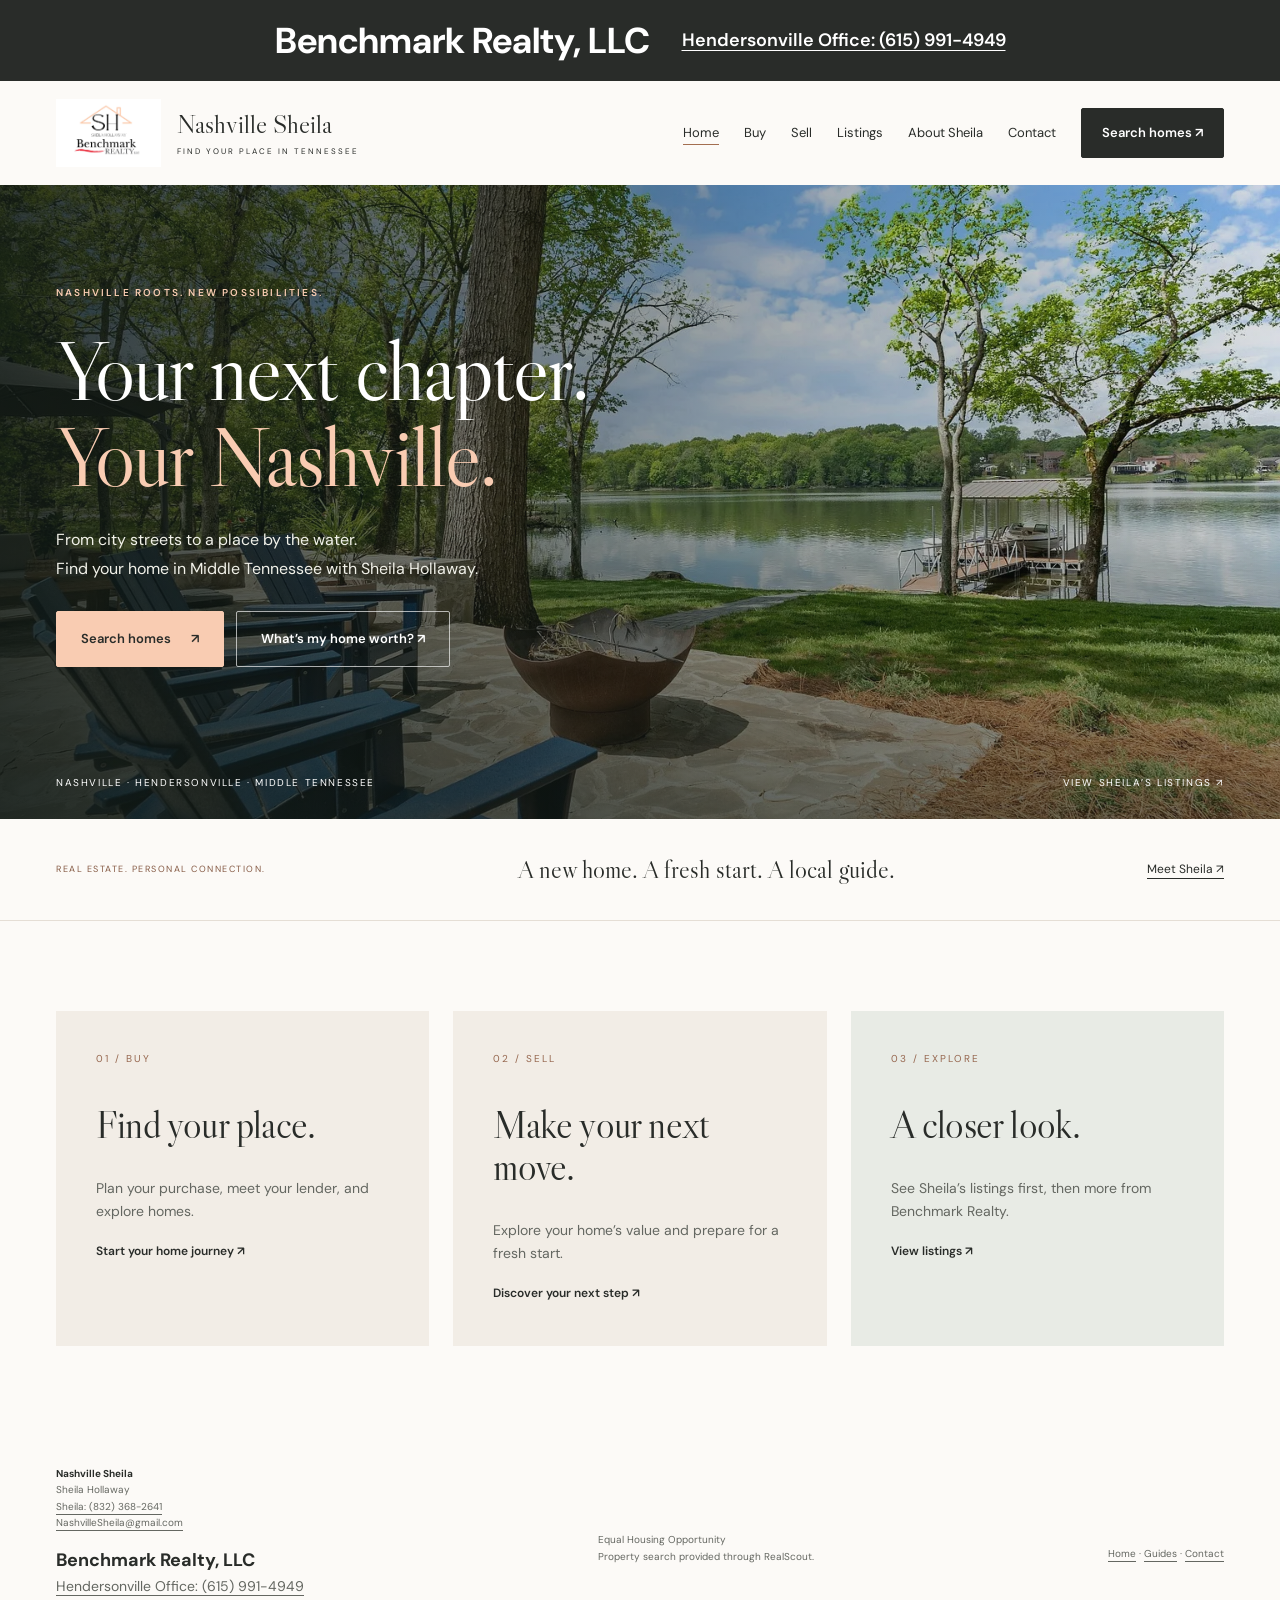
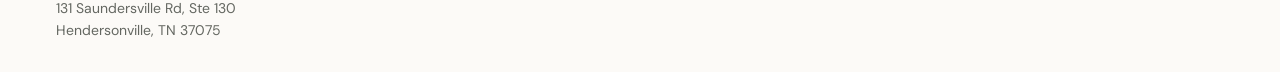
<file: website/index.html>
<!doctype html>
<html lang="en"><head><meta charset="utf-8"><meta name="viewport" content="width=device-width, initial-scale=1"><meta name="description" content="Explore Nashville and Hendersonville real estate with Sheila Hollaway of Benchmark Realty. Start your home search with RealScout."><title>Nashville Sheila | Nashville & Hendersonville Real Estate</title><link rel="stylesheet" href="style.css"><script src="https://em.realscout.com/widgets/realscout-web-components.umd.js" type="module"></script></head>
<body><a class="skip" href="#main">Skip to content</a>
<div class="topline brokerage-banner"><strong>Benchmark Realty, LLC</strong><a href="tel:+16159914949">Hendersonville Office: (615) 991-4949</a></div>
<header class="header wrap"><a class="brand" href="index.html" aria-label="Nashville Sheila home"><img src="assets/sheila-hollaway-benchmark-logo.jpg" alt="Sheila Hollaway, Benchmark Realty LLC"><span class="brand-name">Nashville Sheila<small>Find your place in Tennessee</small></span></a><nav class="nav" aria-label="Main navigation"><a href="index.html" aria-current="page">Home</a><a href="buy.html">Buy</a><a href="sell.html">Sell</a><a href="listings.html">Listings</a><a href="about.html">About Sheila</a><a href="contact.html">Contact</a><a class="button" href="search.html">Search homes ↗</a></nav></header>
<main id="main"><section class="hero modern-hero"><img class="hero-backdrop" src="assets/lakefront.webp" alt="Lakeside patio with blue chairs, mature trees, and a dock in Middle Tennessee" width="1536" height="1152" fetchpriority="high"><div class="hero-shade"></div><div class="hero-content wrap"><span class="eyebrow">Nashville roots. New possibilities.</span><h1>Your next chapter.<br><em>Your Nashville.</em></h1><p>From city streets to a place by the water.<br>Find your home in Middle Tennessee with Sheila Hollaway.</p><div class="actions"><a class="button light" href="search.html">Search homes <span aria-hidden="true">↗</span></a><a class="button hero-outline" href="sell.html">What’s my home worth? ↗</a></div></div><div class="hero-bottom wrap"><span>Nashville · Hendersonville · Middle Tennessee</span><a href="listings.html">View Sheila’s listings ↗</a></div></section><div class="welcome-strip wrap"><span>REAL ESTATE. PERSONAL CONNECTION.</span><p>A new home. A fresh start. A local guide.</p><a href="about.html">Meet Sheila ↗</a></div><section class="section wrap home-paths"><a class="place" href="buy.html"><span class="number">01 / BUY</span><h2>Find your place.</h2><p>Plan your purchase, meet your lender, and explore homes.</p><span class="textlink">Start your home journey ↗</span></a><a class="place" href="sell.html"><span class="number">02 / SELL</span><h2>Make your next move.</h2><p>Explore your home’s value and prepare for a fresh start.</p><span class="textlink">Discover your next step ↗</span></a><a class="place" href="listings.html"><span class="number">03 / EXPLORE</span><h2>A closer look.</h2><p>See Sheila’s listings first, then more from Benchmark Realty.</p><span class="textlink">View listings ↗</span></a></section></main><footer class="footer wrap"><div><strong>Nashville Sheila</strong><br>Sheila Hollaway<br><a href="tel:+18323682641">Sheila: (832) 368-2641</a><br><a href="mailto:NashvilleSheila@gmail.com">NashvilleSheila@gmail.com</a><div class="footer-brokerage"><strong>Benchmark Realty, LLC</strong><br><a href="tel:+16159914949">Hendersonville Office: (615) 991-4949</a><br>131 Saundersville Rd, Ste 130<br>Hendersonville, TN 37075</div></div><p>Equal Housing Opportunity<br>Property search provided through RealScout.</p><div class="footer-pages"><a href="index.html">Home</a> · <a href="guides.html">Guides</a> · <a href="contact.html">Contact</a></div></footer>
</body></html>
</file>
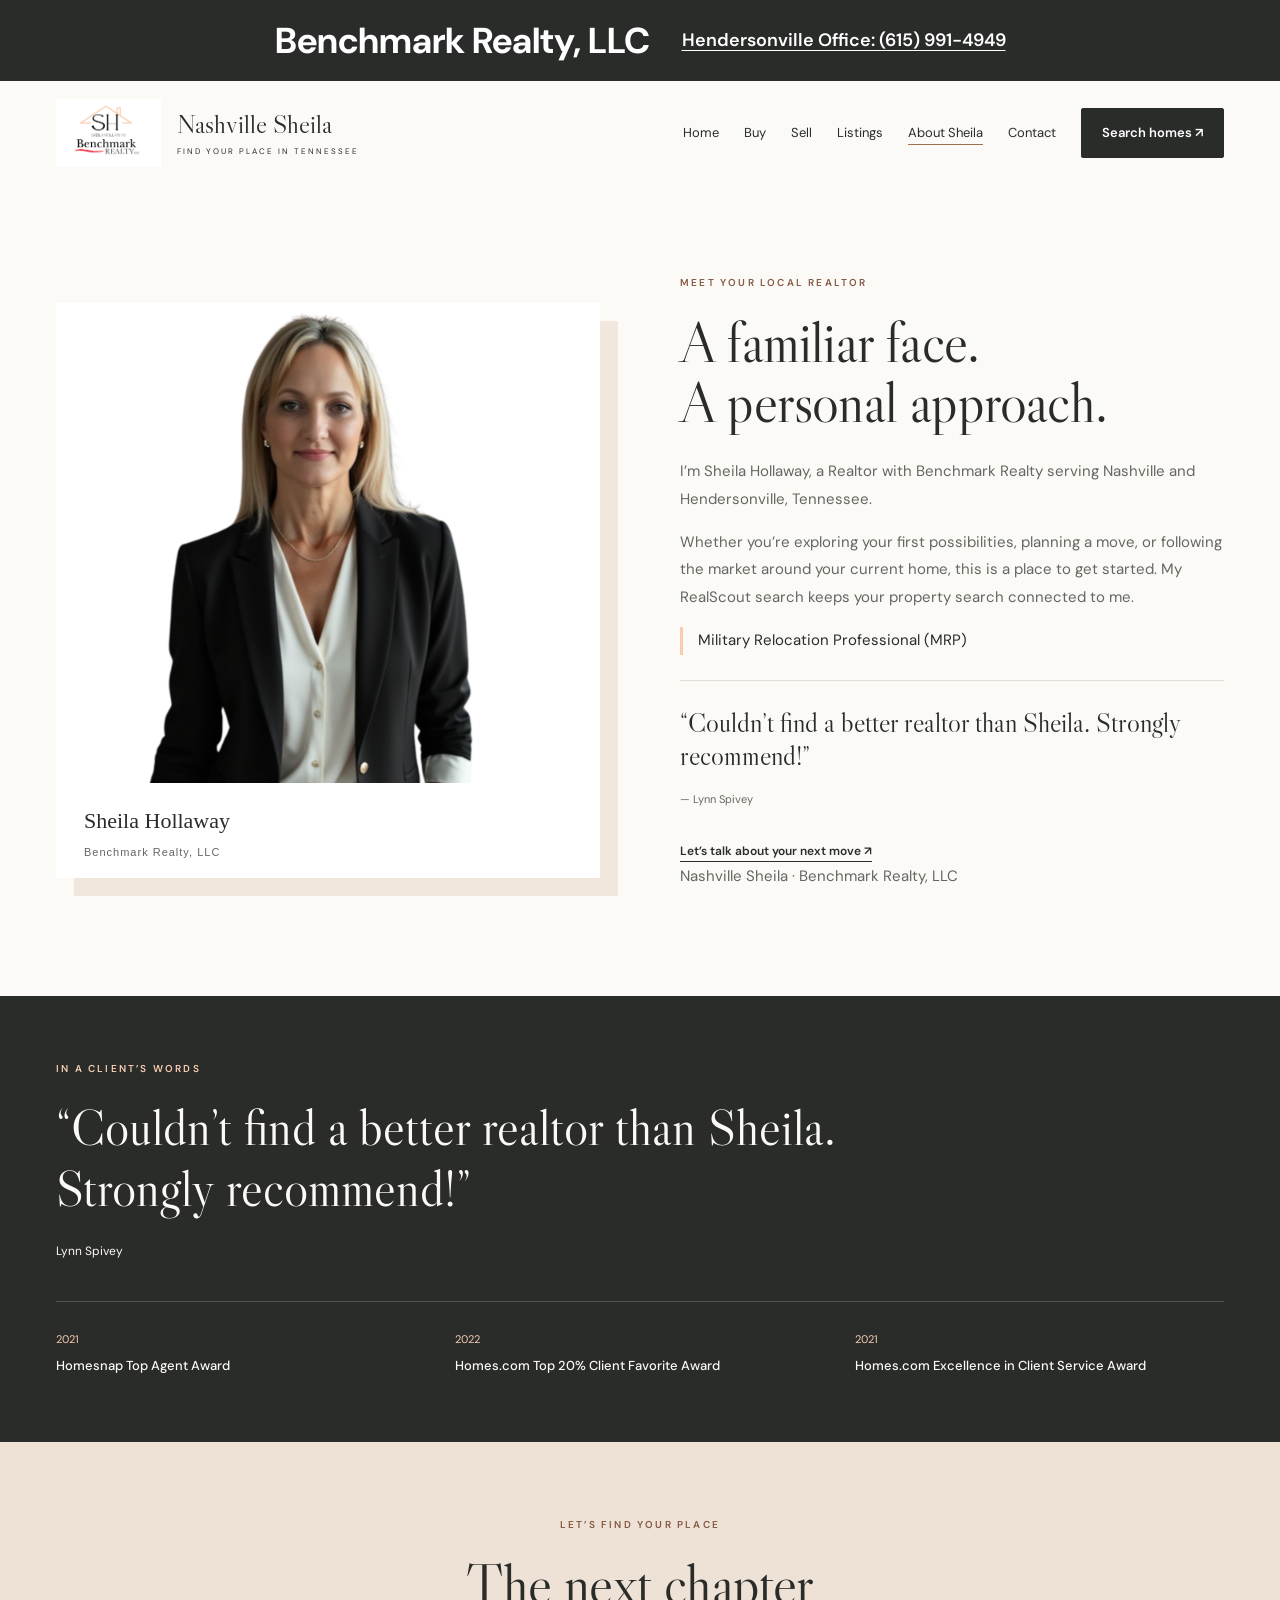
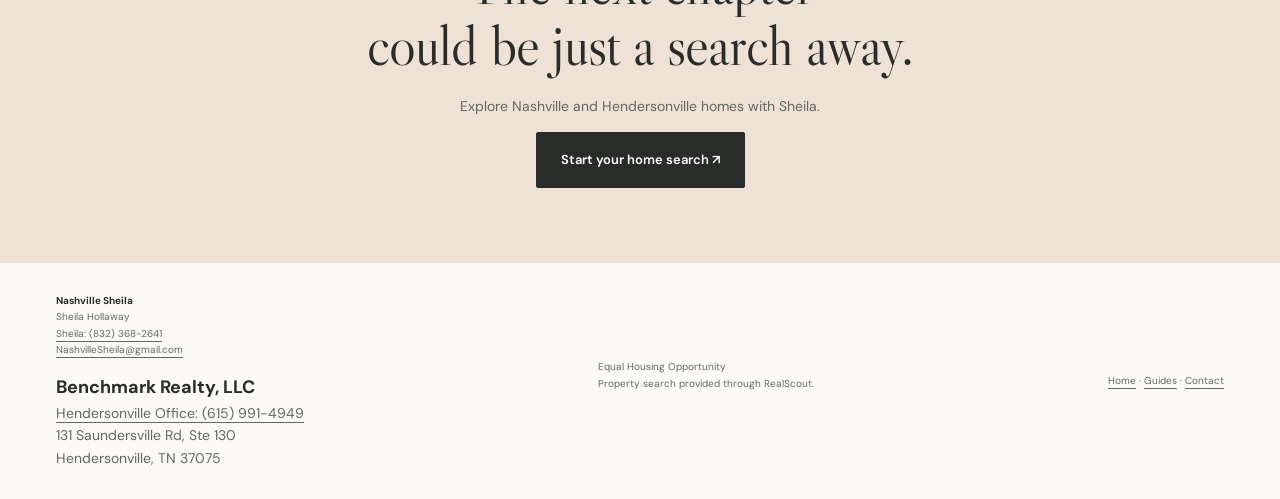
<file: website/about.html>
<!doctype html>
<html lang="en"><head><meta charset="utf-8"><meta name="viewport" content="width=device-width, initial-scale=1"><meta name="description" content="Explore Nashville and Hendersonville real estate with Sheila Hollaway of Benchmark Realty. Start your home search with RealScout."><title>About Sheila | Nashville Sheila</title><link rel="stylesheet" href="style.css"><script src="https://em.realscout.com/widgets/realscout-web-components.umd.js" type="module"></script></head>
<body><a class="skip" href="#main">Skip to content</a>
<div class="topline brokerage-banner"><strong>Benchmark Realty, LLC</strong><a href="tel:+16159914949">Hendersonville Office: (615) 991-4949</a></div>
<header class="header wrap"><a class="brand" href="index.html" aria-label="Nashville Sheila home"><img src="assets/sheila-hollaway-benchmark-logo.jpg" alt="Sheila Hollaway, Benchmark Realty LLC"><span class="brand-name">Nashville Sheila<small>Find your place in Tennessee</small></span></a><nav class="nav" aria-label="Main navigation"><a href="index.html">Home</a><a href="buy.html">Buy</a><a href="sell.html">Sell</a><a href="listings.html">Listings</a><a href="about.html" aria-current="page">About Sheila</a><a href="contact.html">Contact</a><a class="button" href="search.html">Search homes ↗</a></nav></header>
<main id="main"><section class="section wrap about" id="about"><div class="portrait-panel"><img src="assets/sheila-portrait.png" alt="Sheila Hollaway, Realtor with Benchmark Realty" width="4269" height="2400" loading="lazy"><div class="portrait-caption">Sheila Hollaway <span>Benchmark Realty, LLC</span></div></div><div><span class="eyebrow">Meet your local Realtor</span><h1 class="page-heading">A familiar face.<br>A personal approach.</h1><p>I’m Sheila Hollaway, a Realtor with Benchmark Realty serving Nashville and Hendersonville, Tennessee.</p><p>Whether you’re exploring your first possibilities, planning a move, or following the market around your current home, this is a place to get started. My RealScout search keeps your property search connected to me.</p><p class="credential">Military Relocation Professional (MRP)</p><div class="personal-quote"><blockquote>“Couldn’t find a better realtor than Sheila. Strongly recommend!”</blockquote><span>— Lynn Spivey</span></div><a class="textlink" href="contact.html">Let’s talk about your next move ↗</a><p class="small">Nashville Sheila · Benchmark Realty, LLC</p></div></section><section class="client-stories"><div class="section wrap"><span class="eyebrow">In a client’s words</span><blockquote>“Couldn’t find a better realtor than Sheila. Strongly recommend!”</blockquote><p class="review-author">Lynn Spivey</p><div class="recognition-row"><div><span>2021</span><strong>Homesnap Top Agent Award</strong></div><div><span>2022</span><strong>Homes.com Top 20% Client Favorite Award</strong></div><div><span>2021</span><strong>Homes.com Excellence in Client Service Award</strong></div></div></div></section><section class="closing"><span class="eyebrow">Let’s find your place</span><h2>The next chapter<br>could be just a search away.</h2><p>Explore Nashville and Hendersonville homes with Sheila.</p><a class="button light" href="search.html">Start your home search ↗</a></section></main><footer class="footer wrap"><div><strong>Nashville Sheila</strong><br>Sheila Hollaway<br><a href="tel:+18323682641">Sheila: (832) 368-2641</a><br><a href="mailto:NashvilleSheila@gmail.com">NashvilleSheila@gmail.com</a><div class="footer-brokerage"><strong>Benchmark Realty, LLC</strong><br><a href="tel:+16159914949">Hendersonville Office: (615) 991-4949</a><br>131 Saundersville Rd, Ste 130<br>Hendersonville, TN 37075</div></div><p>Equal Housing Opportunity<br>Property search provided through RealScout.</p><div class="footer-pages"><a href="index.html">Home</a> · <a href="guides.html">Guides</a> · <a href="contact.html">Contact</a></div></footer>
</body></html>
</file>
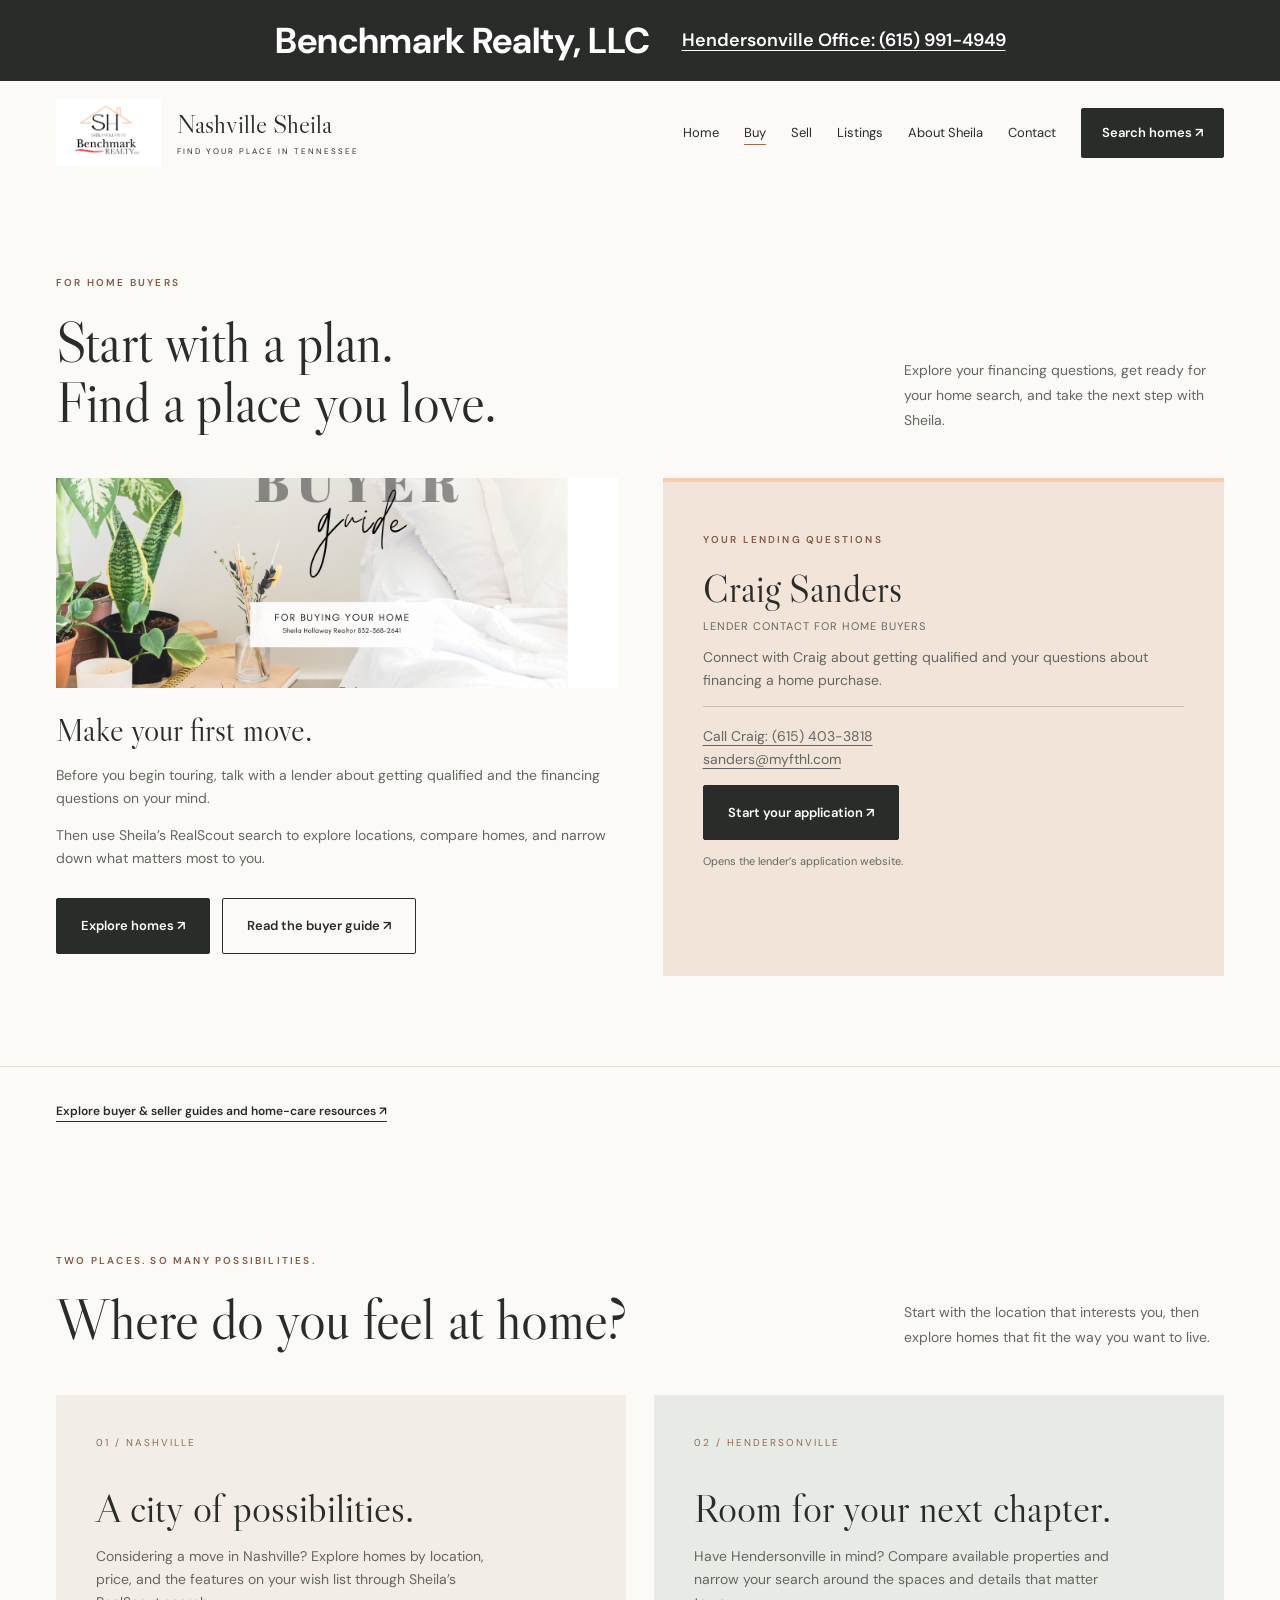
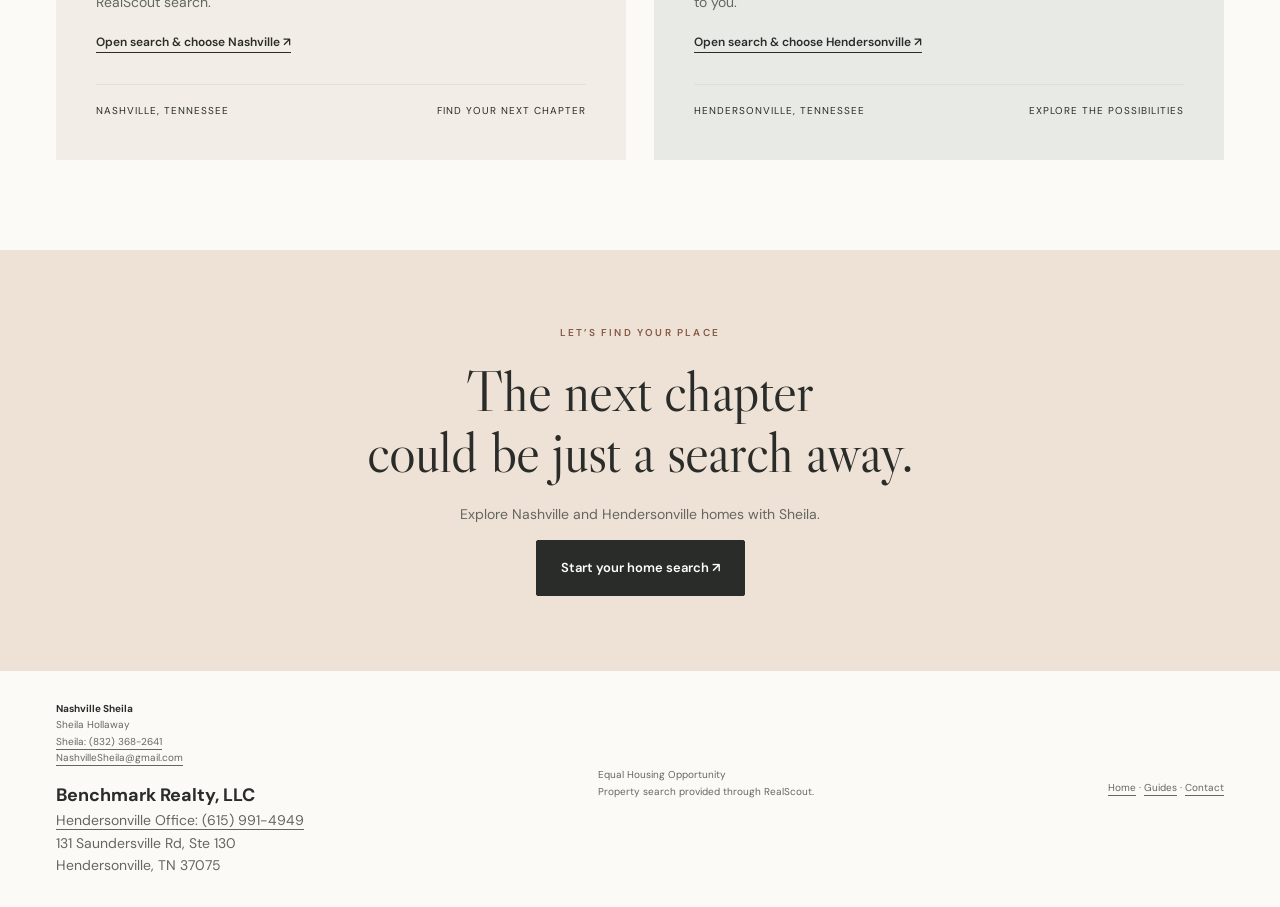
<file: website/buy.html>
<!doctype html>
<html lang="en"><head><meta charset="utf-8"><meta name="viewport" content="width=device-width, initial-scale=1"><meta name="description" content="Explore Nashville and Hendersonville real estate with Sheila Hollaway of Benchmark Realty. Start your home search with RealScout."><title>Buying a Home | Nashville Sheila</title><link rel="stylesheet" href="style.css"><script src="https://em.realscout.com/widgets/realscout-web-components.umd.js" type="module"></script></head>
<body><a class="skip" href="#main">Skip to content</a>
<div class="topline brokerage-banner"><strong>Benchmark Realty, LLC</strong><a href="tel:+16159914949">Hendersonville Office: (615) 991-4949</a></div>
<header class="header wrap"><a class="brand" href="index.html" aria-label="Nashville Sheila home"><img src="assets/sheila-hollaway-benchmark-logo.jpg" alt="Sheila Hollaway, Benchmark Realty LLC"><span class="brand-name">Nashville Sheila<small>Find your place in Tennessee</small></span></a><nav class="nav" aria-label="Main navigation"><a href="index.html">Home</a><a href="buy.html" aria-current="page">Buy</a><a href="sell.html">Sell</a><a href="listings.html">Listings</a><a href="about.html">About Sheila</a><a href="contact.html">Contact</a><a class="button" href="search.html">Search homes ↗</a></nav></header>
<main id="main"><section class="section wrap buyers-section" id="buyers"><div class="section-head"><div><span class="eyebrow">For home buyers</span><h1 class="page-heading">Start with a plan.<br>Find a place you love.</h1></div><p>Explore your financing questions, get ready for your home search, and take the next step with Sheila.</p></div><div class="buyers-grid"><div class="buyer-copy"><a class="buyer-image" href="assets/buyer-guide-2025.pdf" target="_blank" rel="noopener"><img src="assets/buyer-guide-cover.png" alt="Sheila’s home buyer guide" loading="lazy"></a><h3>Make your first move.</h3><p>Before you begin touring, talk with a lender about getting qualified and the financing questions on your mind.</p><p>Then use Sheila’s RealScout search to explore locations, compare homes, and narrow down what matters most to you.</p><div class="actions"><a class="button" href="search.html">Explore homes ↗</a><a class="button outline" href="assets/buyer-guide-2025.pdf" target="_blank" rel="noopener">Read the buyer guide ↗</a></div></div><aside class="lender-card" aria-labelledby="lender-name"><span class="eyebrow">Your lending questions</span><h3 id="lender-name">Craig Sanders</h3><p class="lender-role">Lender contact for home buyers</p><p>Connect with Craig about getting qualified and your questions about financing a home purchase.</p><div class="lender-contact"><p><a href="tel:+16154033818">Call Craig: (615) 403-3818</a><br><a href="mailto:sanders@myfthl.com">sanders@myfthl.com</a></p><a class="button" href="https://apply.myfthl.com" target="_blank" rel="noopener noreferrer">Start your application ↗</a><p class="small">Opens the lender’s application website.</p></div></aside></div></section><div class="wrap page-resource-link"><a class="textlink" href="guides.html">Explore buyer & seller guides and home-care resources ↗</a></div><section class="section wrap" id="communities"><div class="section-head"><div><span class="eyebrow">Two places. So many possibilities.</span><h2>Where do you feel at home?</h2></div><p>Start with the location that interests you, then explore homes that fit the way you want to live.</p></div><div class="communities"><article class="place"><span class="number">01 / NASHVILLE</span><h3>A city of possibilities.</h3><p>Considering a move in Nashville? Explore homes by location, price, and the features on your wish list through Sheila’s RealScout search.</p><a class="textlink" href="https://sheilahollaway.realscout.com/homesearch/map?for_sale=1&amp;for_rent=0">Open search & choose Nashville ↗</a><div class="place-footer"><span>Nashville, Tennessee</span><span>Find your next chapter</span></div></article><article class="place"><span class="number">02 / HENDERSONVILLE</span><h3>Room for your next chapter.</h3><p>Have Hendersonville in mind? Compare available properties and narrow your search around the spaces and details that matter to you.</p><a class="textlink" href="https://sheilahollaway.realscout.com/homesearch/map?for_sale=1&amp;for_rent=0">Open search & choose Hendersonville ↗</a><div class="place-footer"><span>Hendersonville, Tennessee</span><span>Explore the possibilities</span></div></article></div></section><section class="closing"><span class="eyebrow">Let’s find your place</span><h2>The next chapter<br>could be just a search away.</h2><p>Explore Nashville and Hendersonville homes with Sheila.</p><a class="button light" href="search.html">Start your home search ↗</a></section></main><footer class="footer wrap"><div><strong>Nashville Sheila</strong><br>Sheila Hollaway<br><a href="tel:+18323682641">Sheila: (832) 368-2641</a><br><a href="mailto:NashvilleSheila@gmail.com">NashvilleSheila@gmail.com</a><div class="footer-brokerage"><strong>Benchmark Realty, LLC</strong><br><a href="tel:+16159914949">Hendersonville Office: (615) 991-4949</a><br>131 Saundersville Rd, Ste 130<br>Hendersonville, TN 37075</div></div><p>Equal Housing Opportunity<br>Property search provided through RealScout.</p><div class="footer-pages"><a href="index.html">Home</a> · <a href="guides.html">Guides</a> · <a href="contact.html">Contact</a></div></footer>
</body></html>
</file>
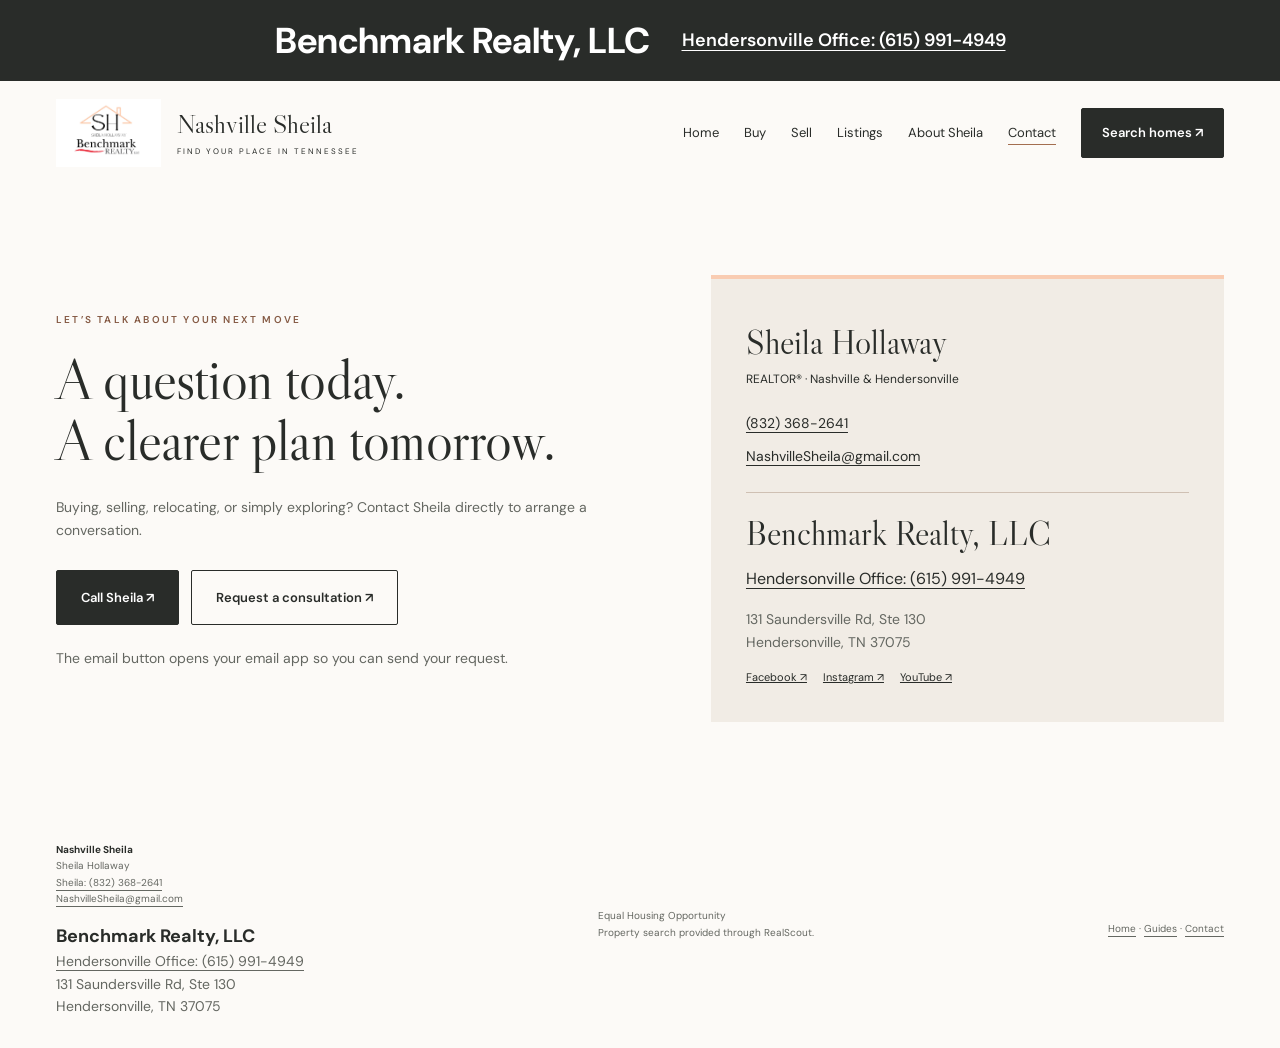
<file: website/contact.html>
<!doctype html>
<html lang="en"><head><meta charset="utf-8"><meta name="viewport" content="width=device-width, initial-scale=1"><meta name="description" content="Explore Nashville and Hendersonville real estate with Sheila Hollaway of Benchmark Realty. Start your home search with RealScout."><title>Contact Sheila | Nashville Sheila</title><link rel="stylesheet" href="style.css"><script src="https://em.realscout.com/widgets/realscout-web-components.umd.js" type="module"></script></head>
<body><a class="skip" href="#main">Skip to content</a>
<div class="topline brokerage-banner"><strong>Benchmark Realty, LLC</strong><a href="tel:+16159914949">Hendersonville Office: (615) 991-4949</a></div>
<header class="header wrap"><a class="brand" href="index.html" aria-label="Nashville Sheila home"><img src="assets/sheila-hollaway-benchmark-logo.jpg" alt="Sheila Hollaway, Benchmark Realty LLC"><span class="brand-name">Nashville Sheila<small>Find your place in Tennessee</small></span></a><nav class="nav" aria-label="Main navigation"><a href="index.html">Home</a><a href="buy.html">Buy</a><a href="sell.html">Sell</a><a href="listings.html">Listings</a><a href="about.html">About Sheila</a><a href="contact.html" aria-current="page">Contact</a><a class="button" href="search.html">Search homes ↗</a></nav></header>
<main id="main"><section class="section wrap contact-section" id="contact"><div><span class="eyebrow">Let’s talk about your next move</span><h1 class="page-heading">A question today.<br>A clearer plan tomorrow.</h1><p>Buying, selling, relocating, or simply exploring? Contact Sheila directly to arrange a conversation.</p><div class="actions"><a class="button" href="tel:+18323682641">Call Sheila ↗</a><a class="button outline" href="mailto:NashvilleSheila@gmail.com?subject=Real%20estate%20consultation">Request a consultation ↗</a></div><p class="small">The email button opens your email app so you can send your request.</p></div><address class="contact-card"><strong>Sheila Hollaway</strong><span>REALTOR® · Nashville & Hendersonville</span><a href="tel:+18323682641">(832) 368-2641</a><a href="mailto:NashvilleSheila@gmail.com">NashvilleSheila@gmail.com</a><div class="contact-brokerage"><strong>Benchmark Realty, LLC</strong><a href="tel:+16159914949">Hendersonville Office: (615) 991-4949</a><p>131 Saundersville Rd, Ste 130<br>Hendersonville, TN 37075</p></div><div class="social-links"><a href="https://www.facebook.com/sheilanashville/" target="_blank" rel="noopener noreferrer">Facebook ↗</a><a href="https://www.instagram.com/sheilahollawayrealestate/" target="_blank" rel="noopener noreferrer">Instagram ↗</a><a href="https://www.youtube.com/@sheilahollaway615" target="_blank" rel="noopener noreferrer">YouTube ↗</a></div></address></section></main><footer class="footer wrap"><div><strong>Nashville Sheila</strong><br>Sheila Hollaway<br><a href="tel:+18323682641">Sheila: (832) 368-2641</a><br><a href="mailto:NashvilleSheila@gmail.com">NashvilleSheila@gmail.com</a><div class="footer-brokerage"><strong>Benchmark Realty, LLC</strong><br><a href="tel:+16159914949">Hendersonville Office: (615) 991-4949</a><br>131 Saundersville Rd, Ste 130<br>Hendersonville, TN 37075</div></div><p>Equal Housing Opportunity<br>Property search provided through RealScout.</p><div class="footer-pages"><a href="index.html">Home</a> · <a href="guides.html">Guides</a> · <a href="contact.html">Contact</a></div></footer>
</body></html>
</file>
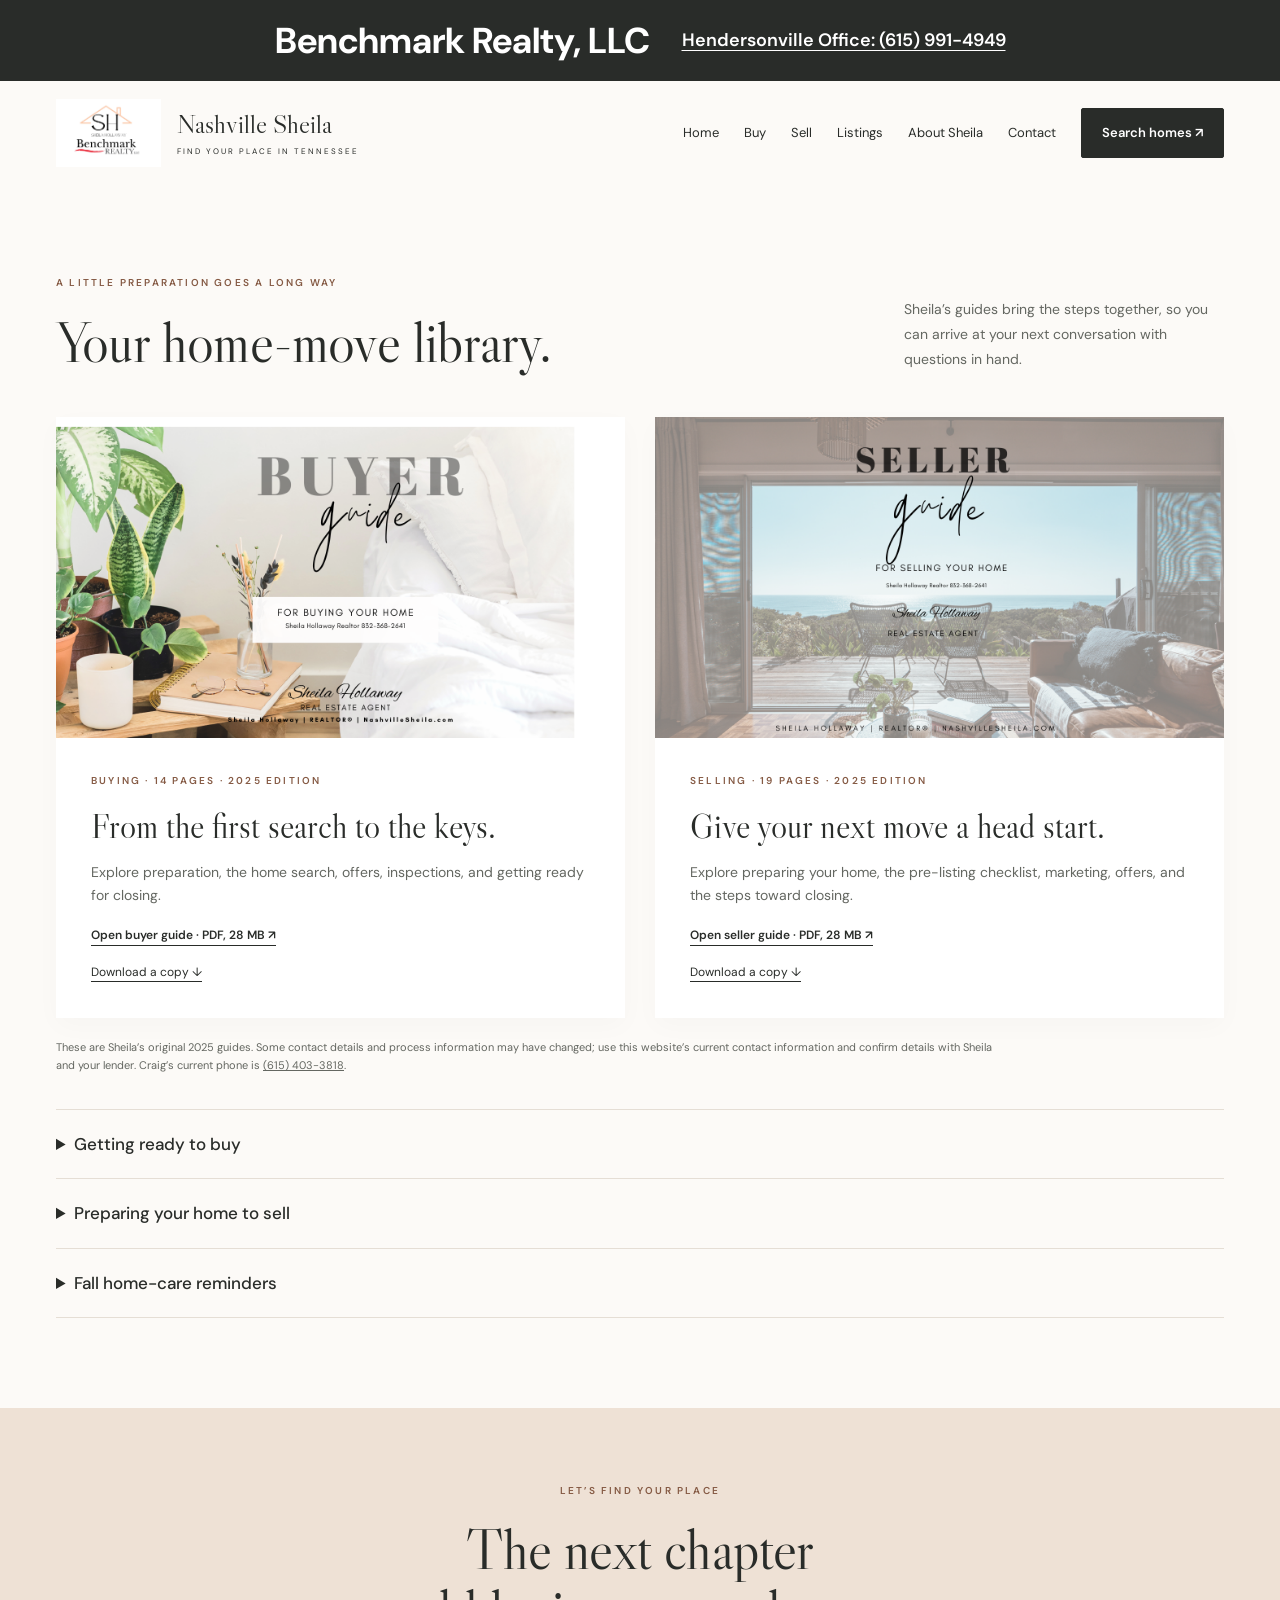
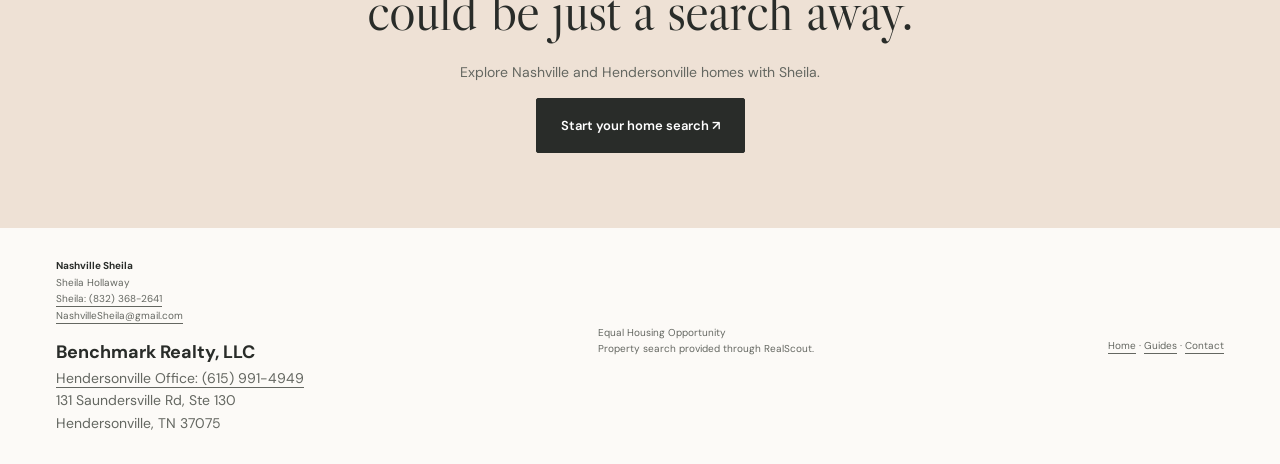
<file: website/guides.html>
<!doctype html>
<html lang="en"><head><meta charset="utf-8"><meta name="viewport" content="width=device-width, initial-scale=1"><meta name="description" content="Explore Nashville and Hendersonville real estate with Sheila Hollaway of Benchmark Realty. Start your home search with RealScout."><title>Buyer & Seller Guides | Nashville Sheila</title><link rel="stylesheet" href="style.css"><script src="https://em.realscout.com/widgets/realscout-web-components.umd.js" type="module"></script></head>
<body><a class="skip" href="#main">Skip to content</a>
<div class="topline brokerage-banner"><strong>Benchmark Realty, LLC</strong><a href="tel:+16159914949">Hendersonville Office: (615) 991-4949</a></div>
<header class="header wrap"><a class="brand" href="index.html" aria-label="Nashville Sheila home"><img src="assets/sheila-hollaway-benchmark-logo.jpg" alt="Sheila Hollaway, Benchmark Realty LLC"><span class="brand-name">Nashville Sheila<small>Find your place in Tennessee</small></span></a><nav class="nav" aria-label="Main navigation"><a href="index.html">Home</a><a href="buy.html">Buy</a><a href="sell.html">Sell</a><a href="listings.html">Listings</a><a href="about.html">About Sheila</a><a href="contact.html">Contact</a><a class="button" href="search.html">Search homes ↗</a></nav></header>
<main id="main"><section class="section wrap" id="resources"><div class="section-head"><div><span class="eyebrow">A little preparation goes a long way</span><h1 class="page-heading">Your home-move library.</h1></div><p>Sheila’s guides bring the steps together, so you can arrive at your next conversation with questions in hand.</p></div><div class="guide-grid"><article class="guide-card"><a href="assets/buyer-guide-2025.pdf" target="_blank" rel="noopener"><img src="assets/buyer-guide-cover.png" alt="Sheila Hollaway buyer guide cover" width="700" height="394" loading="lazy"></a><div><span class="eyebrow">Buying · 14 pages · 2025 edition</span><h3>From the first search to the keys.</h3><p>Explore preparation, the home search, offers, inspections, and getting ready for closing.</p><a class="textlink" href="assets/buyer-guide-2025.pdf" target="_blank" rel="noopener">Open buyer guide · PDF, 28 MB ↗</a><a class="download-link" href="assets/buyer-guide-2025.pdf" download>Download a copy ↓</a></div></article><article class="guide-card"><a href="assets/seller-guide-2025.pdf" target="_blank" rel="noopener"><img src="assets/seller-guide-cover.png" alt="Sheila Hollaway seller guide cover" width="700" height="394" loading="lazy"></a><div><span class="eyebrow">Selling · 19 pages · 2025 edition</span><h3>Give your next move a head start.</h3><p>Explore preparing your home, the pre-listing checklist, marketing, offers, and the steps toward closing.</p><a class="textlink" href="assets/seller-guide-2025.pdf" target="_blank" rel="noopener">Open seller guide · PDF, 28 MB ↗</a><a class="download-link" href="assets/seller-guide-2025.pdf" download>Download a copy ↓</a></div></article></div><p class="small guide-note">These are Sheila’s original 2025 guides. Some contact details and process information may have changed; use this website’s current contact information and confirm details with Sheila and your lender. Craig’s current phone is <a href="tel:+16154033818">(615) 403-3818</a>.</p><div class="resource-details"><details><summary>Getting ready to buy</summary><p>Use the buyer guide to organize your priorities, list your financing questions for Craig, and prepare for conversations about offers, inspections, and closing.</p><a href="buy.html">Meet your lender contact →</a></details><details><summary>Preparing your home to sell</summary><p>Start with a walk-through with Sheila. Your guide includes room-by-room preparation ideas, from clearing counters and organizing closets to checking the entrance and outdoor spaces. Decide together which items deserve attention.</p><a href="assets/seller-guide-2025.pdf" target="_blank" rel="noopener">See the pre-listing checklist in the seller guide →</a></details><details><summary>Fall home-care reminders</summary><p>Keep a seasonal list: clear leaves from walkways, check weather stripping, store outdoor hoses, and arrange professional heating-system maintenance. Ask a qualified professional to handle work involving heights, electrical systems, or specialized equipment.</p><p class="small">Adapted from Sheila’s fall home-maintenance checklist.</p></details></div></section><section class="closing"><span class="eyebrow">Let’s find your place</span><h2>The next chapter<br>could be just a search away.</h2><p>Explore Nashville and Hendersonville homes with Sheila.</p><a class="button light" href="search.html">Start your home search ↗</a></section></main><footer class="footer wrap"><div><strong>Nashville Sheila</strong><br>Sheila Hollaway<br><a href="tel:+18323682641">Sheila: (832) 368-2641</a><br><a href="mailto:NashvilleSheila@gmail.com">NashvilleSheila@gmail.com</a><div class="footer-brokerage"><strong>Benchmark Realty, LLC</strong><br><a href="tel:+16159914949">Hendersonville Office: (615) 991-4949</a><br>131 Saundersville Rd, Ste 130<br>Hendersonville, TN 37075</div></div><p>Equal Housing Opportunity<br>Property search provided through RealScout.</p><div class="footer-pages"><a href="index.html">Home</a> · <a href="guides.html">Guides</a> · <a href="contact.html">Contact</a></div></footer>
</body></html>
</file>
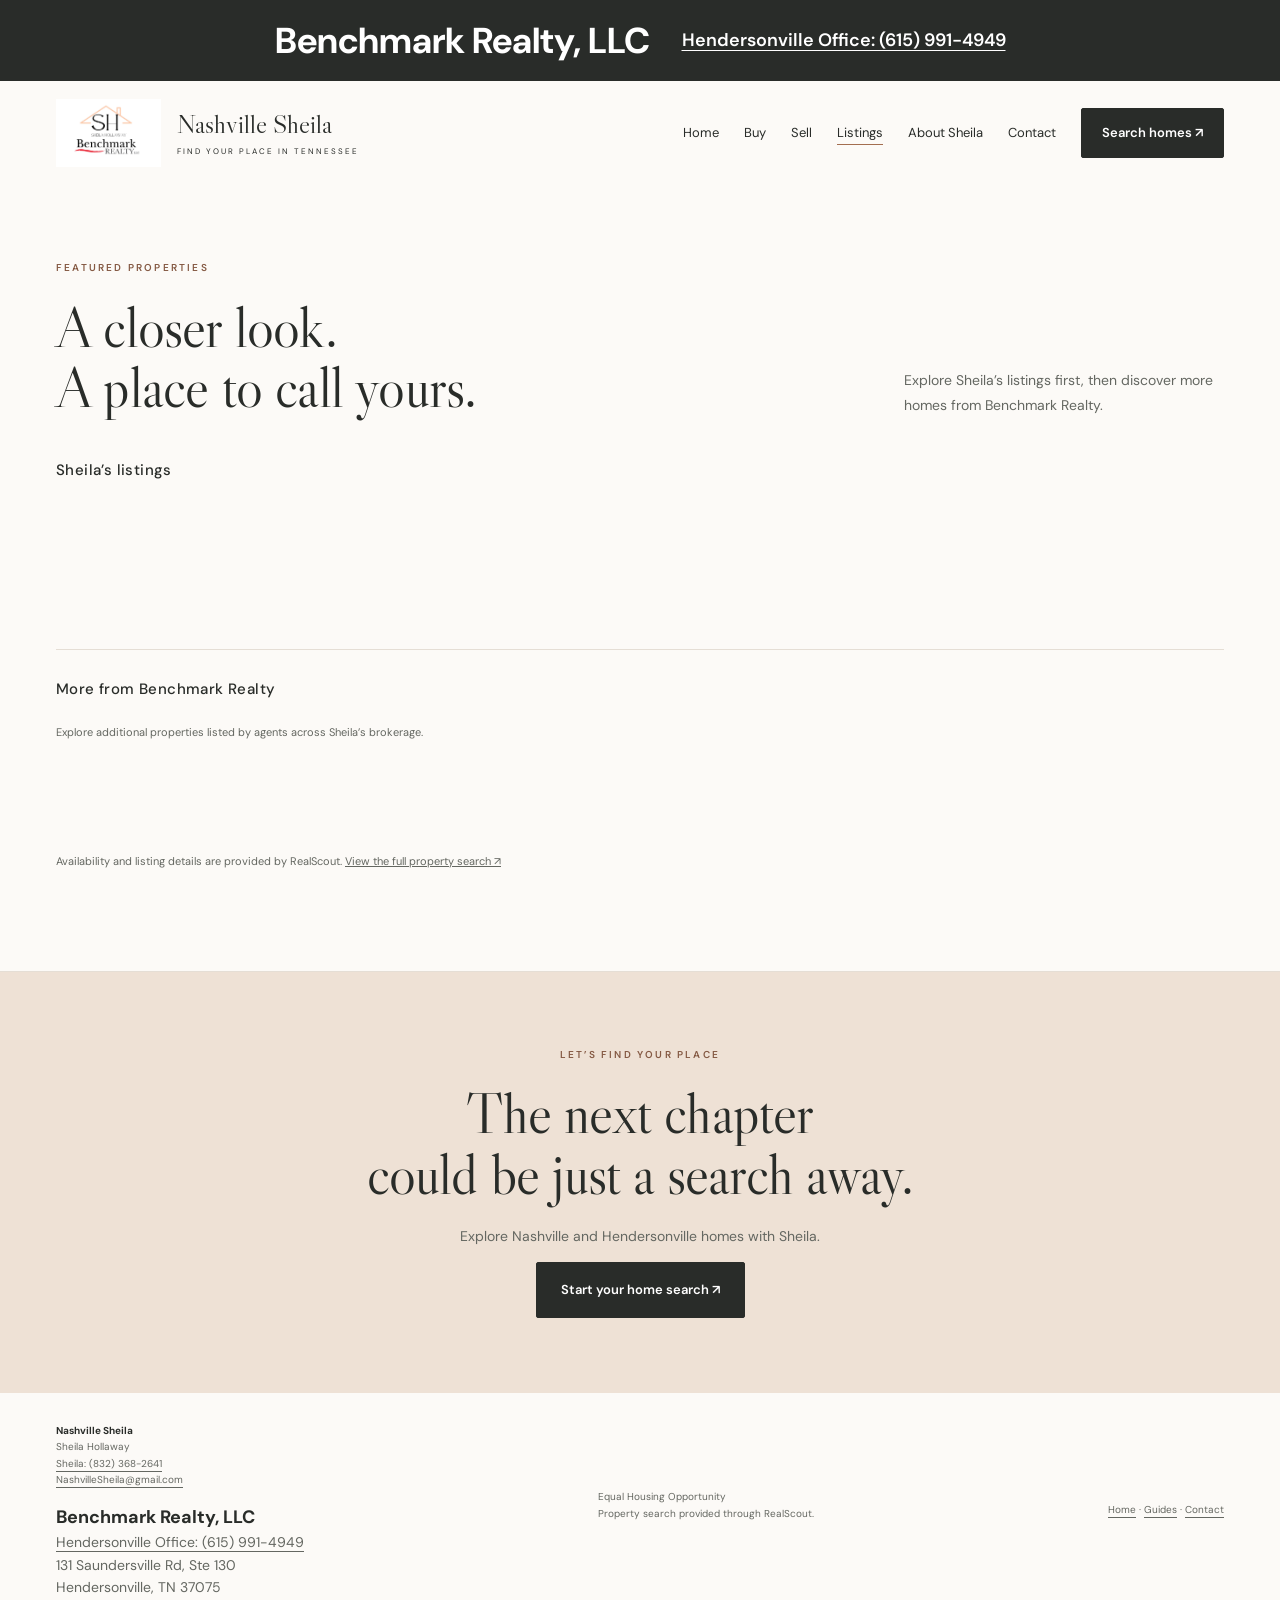
<file: website/listings.html>
<!doctype html>
<html lang="en"><head><meta charset="utf-8"><meta name="viewport" content="width=device-width, initial-scale=1"><meta name="description" content="Explore Nashville and Hendersonville real estate with Sheila Hollaway of Benchmark Realty. Start your home search with RealScout."><title>Property Listings | Nashville Sheila</title><link rel="stylesheet" href="style.css"><script src="https://em.realscout.com/widgets/realscout-web-components.umd.js" type="module"></script></head>
<body><a class="skip" href="#main">Skip to content</a>
<div class="topline brokerage-banner"><strong>Benchmark Realty, LLC</strong><a href="tel:+16159914949">Hendersonville Office: (615) 991-4949</a></div>
<header class="header wrap"><a class="brand" href="index.html" aria-label="Nashville Sheila home"><img src="assets/sheila-hollaway-benchmark-logo.jpg" alt="Sheila Hollaway, Benchmark Realty LLC"><span class="brand-name">Nashville Sheila<small>Find your place in Tennessee</small></span></a><nav class="nav" aria-label="Main navigation"><a href="index.html">Home</a><a href="buy.html">Buy</a><a href="sell.html">Sell</a><a href="listings.html" aria-current="page">Listings</a><a href="about.html">About Sheila</a><a href="contact.html">Contact</a><a class="button" href="search.html">Search homes ↗</a></nav></header>
<main id="main"><section class="section wrap listing-showcase" id="listings"><div class="section-head"><div><span class="eyebrow">Featured properties</span><h1 class="page-heading">A closer look.<br>A place to call yours.</h1></div><p>Explore Sheila’s listings first, then discover more homes from Benchmark Realty.</p></div><div class="listing-group"><h3>Sheila’s listings</h3><realscout-your-listings agent-encoded-id="QWdlbnQtMTI2Nzk0" sort-order="STATUS_AND_SIGNIFICANT_CHANGE" listing-status="For Sale" property-types="SFR,MF,TC,LAL,MOBILE,OTHER"></realscout-your-listings></div><div class="listing-group office-listing-group"><h3>More from Benchmark Realty</h3><p class="small">Explore additional properties listed by agents across Sheila’s brokerage.</p><realscout-office-listings agent-encoded-id="QWdlbnQtMTI2Nzk0" sort-order="STATUS_AND_SIGNIFICANT_CHANGE" listing-status="For Sale" property-types="SFR,MF,TC,LAL,MOBILE,OTHER"></realscout-office-listings></div><p class="small">Availability and listing details are provided by RealScout. <a href="https://sheilahollaway.realscout.com/homesearch/map?for_sale=1&amp;for_rent=0">View the full property search ↗</a></p></section><section class="closing"><span class="eyebrow">Let’s find your place</span><h2>The next chapter<br>could be just a search away.</h2><p>Explore Nashville and Hendersonville homes with Sheila.</p><a class="button light" href="search.html">Start your home search ↗</a></section></main><footer class="footer wrap"><div><strong>Nashville Sheila</strong><br>Sheila Hollaway<br><a href="tel:+18323682641">Sheila: (832) 368-2641</a><br><a href="mailto:NashvilleSheila@gmail.com">NashvilleSheila@gmail.com</a><div class="footer-brokerage"><strong>Benchmark Realty, LLC</strong><br><a href="tel:+16159914949">Hendersonville Office: (615) 991-4949</a><br>131 Saundersville Rd, Ste 130<br>Hendersonville, TN 37075</div></div><p>Equal Housing Opportunity<br>Property search provided through RealScout.</p><div class="footer-pages"><a href="index.html">Home</a> · <a href="guides.html">Guides</a> · <a href="contact.html">Contact</a></div></footer>
</body></html>
</file>
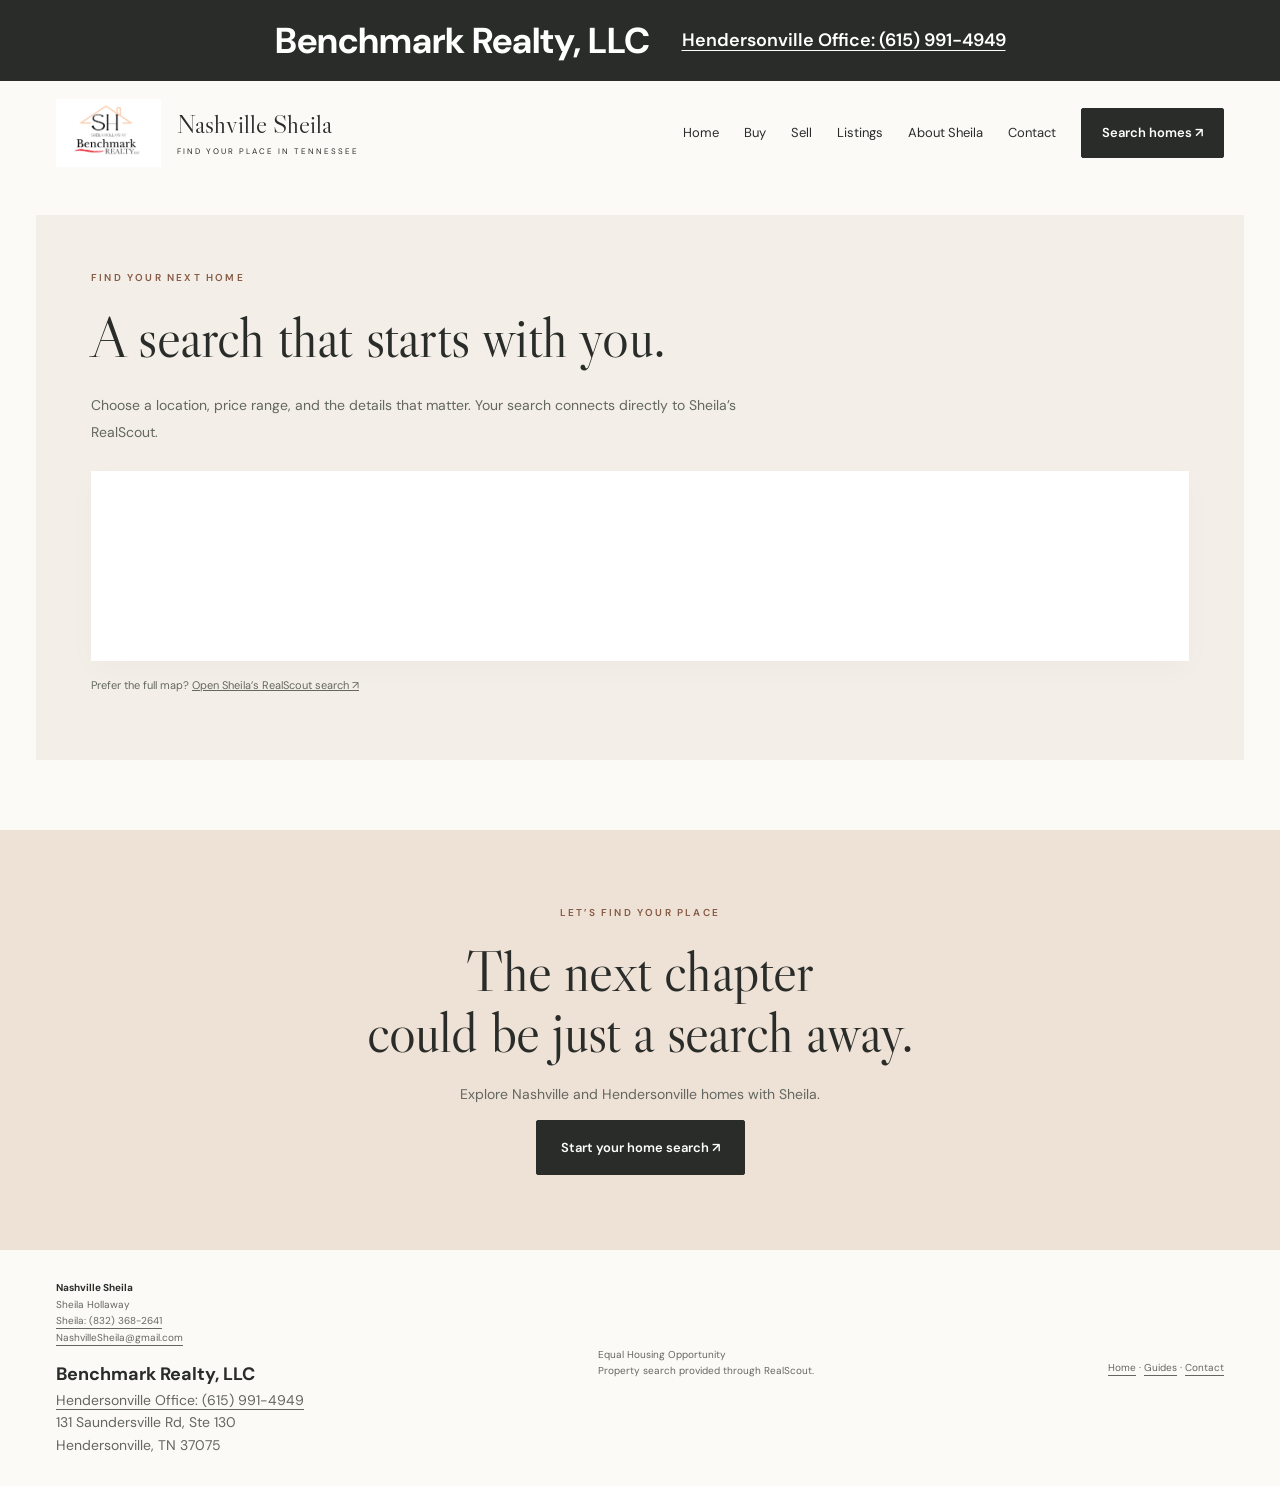
<file: website/search.html>
<!doctype html>
<html lang="en"><head><meta charset="utf-8"><meta name="viewport" content="width=device-width, initial-scale=1"><meta name="description" content="Explore Nashville and Hendersonville real estate with Sheila Hollaway of Benchmark Realty. Start your home search with RealScout."><title>Search Homes | Nashville Sheila</title><link rel="stylesheet" href="style.css"><script src="https://em.realscout.com/widgets/realscout-web-components.umd.js" type="module"></script></head>
<body><a class="skip" href="#main">Skip to content</a>
<div class="topline brokerage-banner"><strong>Benchmark Realty, LLC</strong><a href="tel:+16159914949">Hendersonville Office: (615) 991-4949</a></div>
<header class="header wrap"><a class="brand" href="index.html" aria-label="Nashville Sheila home"><img src="assets/sheila-hollaway-benchmark-logo.jpg" alt="Sheila Hollaway, Benchmark Realty LLC"><span class="brand-name">Nashville Sheila<small>Find your place in Tennessee</small></span></a><nav class="nav" aria-label="Main navigation"><a href="index.html">Home</a><a href="buy.html">Buy</a><a href="sell.html">Sell</a><a href="listings.html">Listings</a><a href="about.html">About Sheila</a><a href="contact.html">Contact</a><a class="button" href="search.html">Search homes ↗</a></nav></header>
<main id="main"><section class="section wrap embedded-search" id="property-search"><span class="eyebrow">Find your next home</span><h1 class="page-heading">A search that starts with you.</h1><p class="intro">Choose a location, price range, and the details that matter. Your search connects directly to Sheila’s RealScout.</p><div class="widget-panel"><realscout-advanced-search agent-encoded-id="QWdlbnQtMTI2Nzk0"></realscout-advanced-search></div><p class="small">Prefer the full map? <a href="https://sheilahollaway.realscout.com/homesearch/map?for_sale=1&amp;for_rent=0">Open Sheila’s RealScout search ↗</a></p></section><section class="closing"><span class="eyebrow">Let’s find your place</span><h2>The next chapter<br>could be just a search away.</h2><p>Explore Nashville and Hendersonville homes with Sheila.</p><a class="button light" href="search.html">Start your home search ↗</a></section></main><footer class="footer wrap"><div><strong>Nashville Sheila</strong><br>Sheila Hollaway<br><a href="tel:+18323682641">Sheila: (832) 368-2641</a><br><a href="mailto:NashvilleSheila@gmail.com">NashvilleSheila@gmail.com</a><div class="footer-brokerage"><strong>Benchmark Realty, LLC</strong><br><a href="tel:+16159914949">Hendersonville Office: (615) 991-4949</a><br>131 Saundersville Rd, Ste 130<br>Hendersonville, TN 37075</div></div><p>Equal Housing Opportunity<br>Property search provided through RealScout.</p><div class="footer-pages"><a href="index.html">Home</a> · <a href="guides.html">Guides</a> · <a href="contact.html">Contact</a></div></footer>
</body></html>
</file>
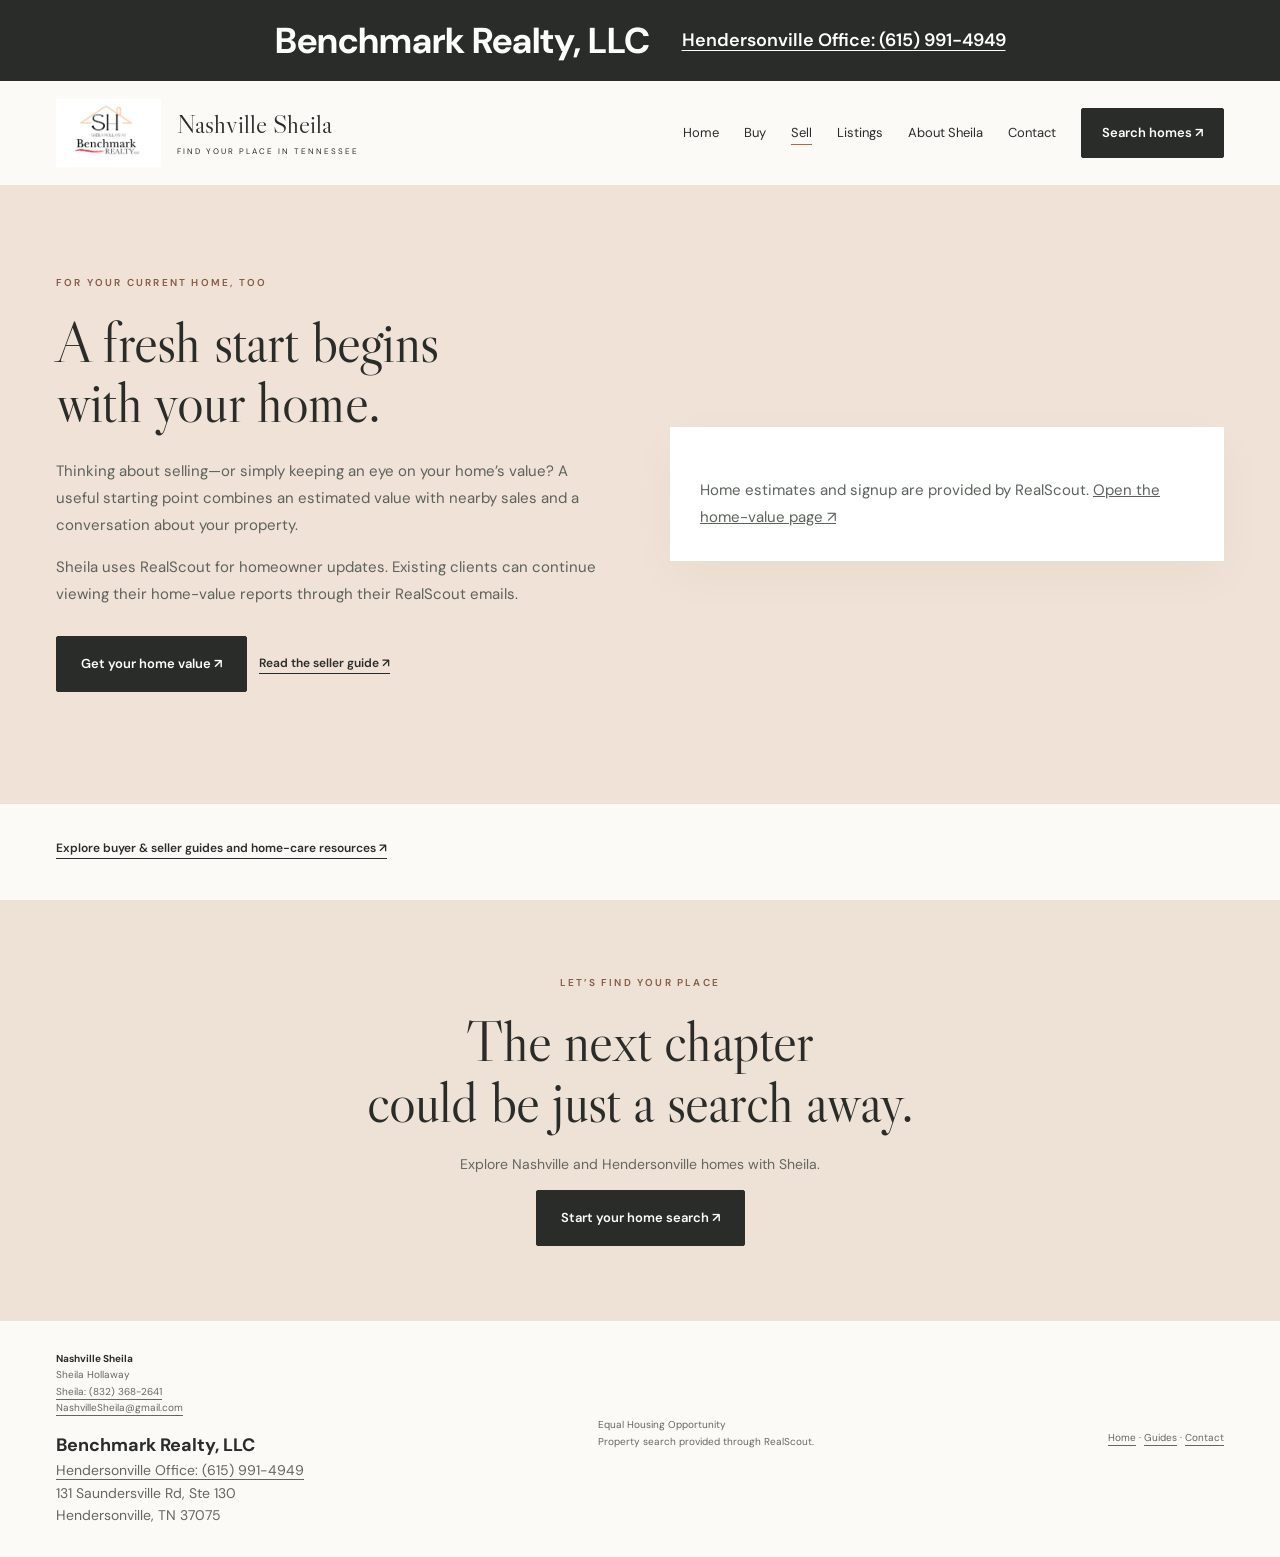
<file: website/sell.html>
<!doctype html>
<html lang="en"><head><meta charset="utf-8"><meta name="viewport" content="width=device-width, initial-scale=1"><meta name="description" content="Explore Nashville and Hendersonville real estate with Sheila Hollaway of Benchmark Realty. Start your home search with RealScout."><title>Selling Your Home | Nashville Sheila</title><link rel="stylesheet" href="style.css"><script src="https://em.realscout.com/widgets/realscout-web-components.umd.js" type="module"></script></head>
<body><a class="skip" href="#main">Skip to content</a>
<div class="topline brokerage-banner"><strong>Benchmark Realty, LLC</strong><a href="tel:+16159914949">Hendersonville Office: (615) 991-4949</a></div>
<header class="header wrap"><a class="brand" href="index.html" aria-label="Nashville Sheila home"><img src="assets/sheila-hollaway-benchmark-logo.jpg" alt="Sheila Hollaway, Benchmark Realty LLC"><span class="brand-name">Nashville Sheila<small>Find your place in Tennessee</small></span></a><nav class="nav" aria-label="Main navigation"><a href="index.html">Home</a><a href="buy.html">Buy</a><a href="sell.html" aria-current="page">Sell</a><a href="listings.html">Listings</a><a href="about.html">About Sheila</a><a href="contact.html">Contact</a><a class="button" href="search.html">Search homes ↗</a></nav></header>
<main id="main"><section class="seller" id="selling"><div class="section wrap seller-grid"><div><span class="eyebrow">For your current home, too</span><h1 class="page-heading">A fresh start begins<br>with your home.</h1><p>Thinking about selling—or simply keeping an eye on your home’s value? A useful starting point combines an estimated value with nearby sales and a conversation about your property.</p><p>Sheila uses RealScout for homeowner updates. Existing clients can continue viewing their home-value reports through their RealScout emails.</p><div class="actions"><a class="button" href="https://sheilahollaway.realscout.com/whats-my-home-worth">Get your home value ↗</a><a class="textlink" href="assets/seller-guide-2025.pdf" target="_blank" rel="noopener">Read the seller guide ↗</a></div></div><div class="valuation-panel"><realscout-home-value agent-encoded-id="QWdlbnQtMTI2Nzk0"></realscout-home-value><p class="small">Home estimates and signup are provided by RealScout. <a href="https://sheilahollaway.realscout.com/whats-my-home-worth">Open the home-value page ↗</a></p></div></div></section><div class="wrap page-resource-link"><a class="textlink" href="guides.html">Explore buyer & seller guides and home-care resources ↗</a></div><section class="closing"><span class="eyebrow">Let’s find your place</span><h2>The next chapter<br>could be just a search away.</h2><p>Explore Nashville and Hendersonville homes with Sheila.</p><a class="button light" href="search.html">Start your home search ↗</a></section></main><footer class="footer wrap"><div><strong>Nashville Sheila</strong><br>Sheila Hollaway<br><a href="tel:+18323682641">Sheila: (832) 368-2641</a><br><a href="mailto:NashvilleSheila@gmail.com">NashvilleSheila@gmail.com</a><div class="footer-brokerage"><strong>Benchmark Realty, LLC</strong><br><a href="tel:+16159914949">Hendersonville Office: (615) 991-4949</a><br>131 Saundersville Rd, Ste 130<br>Hendersonville, TN 37075</div></div><p>Equal Housing Opportunity<br>Property search provided through RealScout.</p><div class="footer-pages"><a href="index.html">Home</a> · <a href="guides.html">Guides</a> · <a href="contact.html">Contact</a></div></footer>
</body></html>
</file>
<file: website/style.css>
/*
Theme Name: Nashville Sheila
Author: Sheila Hollaway
Description: A warm, responsive real estate theme for Nashville Sheila with RealScout search links.
Version: 1.0.0
Text Domain: nashville-sheila
*/
@import url('https://fonts.googleapis.com/css2?family=DM+Sans:wght@400;500;600;700&family=Libre+Caslon+Display&display=swap');
:root{--ink:#262b29;--muted:#626963;--peach:#f9ccb2;--paper:#faf8f4;--line:#deded5;--red:#ed1934}*{box-sizing:border-box}html{scroll-behavior:smooth;scroll-padding-top:100px}body{margin:0;background:var(--paper);color:var(--ink);font-family:'DM Sans',Arial,sans-serif;font-size:16px;line-height:1.65}a{color:inherit}button,a{-webkit-tap-highlight-color:transparent}a:focus-visible,button:focus-visible{outline:3px solid #a34321;outline-offset:5px}.skip{position:absolute;top:-100px;left:20px;background:white;padding:10px;z-index:20}.skip:focus{top:10px}.wrap{max-width:1240px;margin:auto;padding:0 48px}.topline{background:var(--ink);color:#fff;text-align:center;padding:7px 15px;font-size:10px;letter-spacing:2px;text-transform:uppercase}.header{display:flex;align-items:center;justify-content:space-between;gap:30px;padding-top:17px;padding-bottom:17px;background:var(--paper)}.brand{display:flex;align-items:center;gap:16px;text-decoration:none}.brand img{width:120px;height:72px;object-fit:contain;background:white}.brand-name{font-family:'Libre Caslon Display',Georgia,serif;font-size:25px;line-height:1.1}.brand-name small{display:block;font:9px 'DM Sans',Arial,sans-serif;letter-spacing:2px;margin-top:8px;text-transform:uppercase}.nav{display:flex;align-items:center;gap:26px;font-size:12px}.nav a{text-decoration:none}.nav a:hover{text-decoration:underline}.button{display:inline-flex;justify-content:center;align-items:center;gap:25px;padding:14px 23px;border:1px solid var(--ink);background:var(--ink);color:#fff;text-decoration:none!important;font-size:12px;font-weight:600;transition:background .2s,transform .2s}.button:hover{background:#414c44;transform:translateY(-2px)}.button.light{background:var(--peach);color:var(--ink);border-color:var(--peach)}.button.outline{background:transparent;color:var(--ink)}.eyebrow{font-size:10px;font-weight:600;letter-spacing:2.5px;text-transform:uppercase;display:block;margin-bottom:20px}.hero{display:grid;grid-template-columns:1.05fr 1fr;gap:54px;align-items:center;padding-top:48px;padding-bottom:65px}h1,h2,h3,p{margin-top:0}h1,h2,h3{font-family:'Libre Caslon Display',Georgia,serif;font-weight:400;line-height:1.05}h1{font-size:clamp(48px,5.4vw,78px);letter-spacing:-1.5px;margin-bottom:25px}h1 em{font-style:normal;color:#96674f}h2{font-size:clamp(36px,4vw,54px);letter-spacing:-.8px}h3{font-size:32px;margin-bottom:16px}.intro{color:var(--muted);max-width:440px;font-size:14px;line-height:1.9}.actions{display:flex;flex-wrap:wrap;gap:12px;margin:28px 0 22px}.small{font-size:11px;color:var(--muted)}.hero-art{position:relative;background:#ecd8c6;min-height:440px;overflow:hidden;border-radius:180px 180px 0 0}.hero-art svg{display:block;width:100%;height:440px}.art-caption{position:absolute;bottom:20px;left:22px;right:22px;display:flex;justify-content:space-between;align-items:center;background:rgba(250,248,244,.96);padding:15px 18px;font-size:11px}.art-caption strong{font-family:'Libre Caslon Display',Georgia,serif;font-size:22px;font-weight:400}.search-strip{background:var(--ink);color:#fff;padding:27px 0}.search-inner{display:flex;justify-content:space-between;align-items:center;gap:30px}.search-inner p{margin:0;color:#c8cec9;font-size:12px}.search-inner h3{font-size:28px;margin-bottom:4px}.section{padding-top:85px;padding-bottom:85px}.section-head{display:flex;align-items:end;justify-content:space-between;gap:40px;margin-bottom:35px}.section-head h2{margin-bottom:0}.section-head p{max-width:320px;color:var(--muted);font-size:13px;margin:0}.communities{display:grid;grid-template-columns:1fr 1fr;gap:24px}.place{border:1px solid var(--line);padding:35px;background:#fff}.place .number{font-size:10px;letter-spacing:2px;color:#96674f;display:block;margin-bottom:35px}.place p{max-width:420px;font-size:14px;color:var(--muted)}.textlink{display:inline-block;text-underline-offset:6px;font-size:12px;font-weight:600}.place-footer{margin-top:30px;padding-top:18px;border-top:1px solid var(--line);display:flex;justify-content:space-between;font-size:10px;letter-spacing:1px;text-transform:uppercase}.seller{background:#f1e3d8}.seller-grid{display:grid;grid-template-columns:1fr 1fr;gap:80px;align-items:center}.seller p{color:#5c625c;font-size:14px}.steps{border-top:1px solid #cfc0b3}.step{display:grid;grid-template-columns:32px 1fr;gap:15px;padding:22px 0;border-bottom:1px solid #cfc0b3}.step span{font-size:11px;color:#926950}.step strong{font-size:14px;font-weight:500}.step p{margin:5px 0 0;font-size:12px}.about{display:grid;grid-template-columns:.8fr 1fr;gap:90px;align-items:center}.logo-panel{background:#fff;padding:35px 10px;border:1px solid var(--line)}.logo-panel img{width:100%;height:auto;display:block}.about p{font-size:14px;color:var(--muted)}.signature{font-family:'Libre Caslon Display',Georgia,serif;font-size:30px;color:var(--ink);margin-top:25px}.closing{background:var(--ink);color:white;text-align:center;padding:65px 25px}.closing h2{max-width:650px;margin:0 auto 20px}.closing p{color:#d0d6d1;font-size:14px}.footer{padding-top:30px;padding-bottom:30px;display:flex;justify-content:space-between;align-items:center;gap:25px;font-size:10px;color:var(--muted)}.footer strong{color:var(--ink)}.footer a{text-underline-offset:4px}.preview-note{background:#f2eee7;padding:12px 25px;text-align:center;color:#666;font-size:11px} @media(min-width:1500px){.hero{padding-top:70px;padding-bottom:80px}}@media(max-width:900px){.wrap{padding-left:25px;padding-right:25px}.brand-name{display:none}.nav{gap:18px}.hero{gap:30px}.hero-art,.hero-art svg{min-height:380px;height:380px}.seller-grid,.about{gap:35px}.section{padding-top:60px;padding-bottom:60px}}@media(max-width:620px){.header{flex-wrap:wrap;gap:12px}.brand img{width:100px;height:58px}.nav{gap:15px;font-size:11px}.nav .button{display:none}.hero{grid-template-columns:1fr;padding-top:30px;gap:25px}h1{font-size:56px}.hero-art,.hero-art svg{height:330px;min-height:330px}.search-inner,.section-head{display:block}.search-inner .button{margin-top:18px}.section-head p{margin-top:20px}.communities,.seller-grid,.about{grid-template-columns:1fr}.place{padding:28px}.about{gap:30px}.logo-panel{max-width:400px}.footer{display:block}.footer p{margin:10px 0}.topline{font-size:8px}.art-caption{font-size:10px}.art-caption strong{font-size:19px}}@media(prefers-reduced-motion:reduce){html{scroll-behavior:auto}*{transition:none!important}}
.widget-panel{padding:30px;background:white;border:1px solid var(--line);margin:25px 0 15px;min-height:190px}.valuation-panel{min-width:0;background:#fff;padding:25px;border:1px solid #ded2c6}.valuation-panel .small{margin:20px 0 0}.embedded-search{padding-bottom:20px}realscout-advanced-search{display:block;--rs-as-button-text-color:#ffffff;--rs-as-background-color:#ffffff;--rs-as-button-color:#262b29;--rs-as-widget-width:100% !important}realscout-home-value{display:block;--rs-hvw-background-color:#ffffff;--rs-hvw-title-color:#262b29;--rs-hvw-subtitle-color:#626963;--rs-hvw-input-text-color:#262b29;--rs-hvw-primary-button-text-color:#ffffff;--rs-hvw-primary-button-color:#262b29;--rs-hvw-secondary-button-text-color:#262b29;--rs-hvw-secondary-button-color:#f9ccb2;--rs-hvw-widget-width:auto} @media(max-width:620px){.widget-panel,.valuation-panel{padding:15px}}


.hero-art .hero-photo{display:block;width:100%;height:440px;object-fit:cover;object-position:55% center}.portrait-panel{background:#fff;border:1px solid var(--line);overflow:hidden}.portrait-panel img{display:block;width:100%;height:430px;object-fit:cover;object-position:center}.portrait-caption{padding:18px 22px;font-family:Georgia,serif;font-size:22px;border-top:1px solid var(--line)}.portrait-caption span{display:block;font:11px Arial,sans-serif;letter-spacing:1px;margin-top:7px;color:var(--muted)}@media(max-width:900px){.hero-art .hero-photo{height:380px}.portrait-panel img{height:350px}}@media(max-width:620px){.hero-art .hero-photo{height:330px}}

.buyers-section{border-bottom:1px solid var(--line)}.buyers-grid{display:grid;grid-template-columns:1fr 1fr;gap:60px;align-items:start}.buyer-copy p,.lender-card p{font-size:14px;color:var(--muted)}.buyer-copy{padding-top:20px}.lender-card{padding:35px;background:#f1e3d8;border:1px solid #ded2c6}.lender-card h3{font-size:38px;margin-bottom:8px}.lender-role{font-size:11px!important;letter-spacing:1px;text-transform:uppercase}.lender-pending{border-top:1px solid #cfc0b3;padding-top:18px;font-size:12px!important}.nav{gap:19px}@media(max-width:700px){.buyers-grid{grid-template-columns:1fr;gap:25px}.nav{flex-wrap:wrap;gap:14px}.lender-card{padding:26px}}

.lender-contact{border-top:1px solid #cfc0b3;padding-top:18px}.lender-contact a:not(.button){text-underline-offset:4px;overflow-wrap:anywhere}.lender-contact .small{margin:12px 0 0;font-size:11px}
.listing-showcase{border-bottom:1px solid var(--line)}realscout-office-listings{display:block;--rs-listing-divider-color:#deded5;width:100%;min-height:100px}.guide-grid{display:grid;grid-template-columns:1fr 1fr;gap:25px}.guide-card{background:white;border:1px solid var(--line)}.guide-card img{display:block;width:100%;height:auto}.guide-card>div{padding:30px}.guide-card p{font-size:14px;color:var(--muted)}.guide-card h3{font-size:34px}.download-link{display:block;font-size:12px;margin-top:16px;text-underline-offset:5px}.guide-note{max-width:950px;margin-top:20px}.resource-details{margin-top:35px;border-top:1px solid var(--line)}details{border-bottom:1px solid var(--line);padding:20px 0}summary{cursor:pointer;font-size:17px;font-weight:500}details p{max-width:850px;font-size:14px;margin:15px 0}details a{font-size:12px;text-underline-offset:4px}.credential{border-left:3px solid var(--peach);padding-left:15px;color:var(--ink)!important}.client-stories{background:#f1e3d8}.client-stories blockquote{font-family:'Libre Caslon Display',Georgia,serif;font-size:clamp(30px,4vw,51px);line-height:1.2;margin:0;max-width:850px}.review-author{font-size:12px;margin:22px 0 40px}.recognition-row{display:grid;grid-template-columns:repeat(3,1fr);gap:30px;border-top:1px solid #cfc0b3;padding-top:28px}.recognition-row span{display:block;font-size:11px;margin-bottom:8px;color:#96674f}.recognition-row strong{font-size:13px;font-weight:500;line-height:1.6;display:block}.contact-section{display:grid;grid-template-columns:1.15fr 1fr;gap:65px;align-items:center}.contact-section p{font-size:14px;color:var(--muted)}.contact-card{font-style:normal;background:white;border:1px solid var(--line);padding:35px;overflow-wrap:anywhere}.contact-card>strong{display:block;font-family:'Libre Caslon Display',Georgia,serif;font-size:34px;font-weight:400}.contact-card>span{display:block;margin-bottom:22px;font-size:12px}.contact-card>a{display:block;margin-bottom:10px;text-underline-offset:4px;font-size:14px}.contact-card p{margin-top:25px}.social-links{display:flex;gap:16px;flex-wrap:wrap;font-size:11px}.nav{flex-wrap:wrap;justify-content:flex-end;gap:15px}.brand{flex-shrink:0}.header{gap:20px}.brand-name{font-size:23px}@media(max-width:1000px){.brand-name{display:none}}@media(max-width:700px){.guide-grid,.contact-section,.recognition-row{grid-template-columns:1fr}.contact-section{gap:25px}.recognition-row{gap:20px}.guide-card>div,.contact-card{padding:25px}.header{align-items:flex-start}.nav{flex:1;gap:12px;font-size:11px}}

realscout-your-listings{display:block;--rs-listing-divider-color:#deded5;width:100%;min-height:100px}.listing-group h3{font-size:32px}.office-listing-group{margin-top:48px;padding-top:32px;border-top:1px solid var(--line)}
/* Modern Nashville homepage */
:root{--ink:#292c29;--paper:#fcfaf7;--muted:#646761;--line:#e5ded5}
.wrap{max-width:1320px;padding-left:56px;padding-right:56px}
.header{max-width:1440px;padding-top:18px;padding-bottom:18px}
.brand img{width:105px;height:68px}.brand-name{font-size:26px}.brand-name small{font-size:8px}
.nav{gap:25px;font-size:13px}.nav .button{padding:13px 20px}
.topline{padding:9px;font-size:9px;letter-spacing:2.2px}
.button{padding:16px 24px;font-size:13px;gap:20px;border-radius:2px}
.eyebrow{font-size:10px;letter-spacing:2.2px;color:#855a44}
h2{font-size:clamp(38px,4.4vw,61px);line-height:1.08}
.section{padding-top:90px;padding-bottom:90px}
.section-head{margin-bottom:45px;gap:65px}.section-head p{font-size:14px;line-height:1.8}
.modern-hero{position:relative;display:block;padding:0;min-height:620px;isolation:isolate;color:white;overflow:hidden}
.hero-backdrop{position:absolute;inset:0;z-index:-3;width:100%;height:100%;object-fit:cover;object-position:center 58%}
.hero-shade{position:absolute;inset:0;z-index:-2;background:linear-gradient(90deg,rgba(17,26,22,.84),rgba(17,26,22,.32) 65%,rgba(17,26,22,.12)),linear-gradient(0deg,rgba(17,26,22,.5),transparent 45%)}
.hero-content{padding-top:100px;padding-bottom:130px}
.hero-content .eyebrow{color:var(--peach);margin-bottom:25px}
.hero-content h1{font-size:clamp(56px,6.6vw,94px);line-height:1.02;letter-spacing:-2px;margin-bottom:27px}
.hero-content h1 em{color:var(--peach)}
.hero-content p{font-size:16px;line-height:1.8;color:#f1f1e9;max-width:540px}
.hero-outline{background:transparent;border-color:#ffffffa6;color:#fff}
.hero-outline:hover{background:#ffffff20}
.hero-bottom{position:absolute;bottom:27px;left:0;right:0;display:flex;justify-content:space-between;gap:25px;font-size:10px;text-transform:uppercase;letter-spacing:1.6px}
.hero-bottom a{color:#fff;text-decoration:none}
.welcome-strip{display:flex;align-items:center;justify-content:space-between;gap:25px;padding-top:30px;padding-bottom:30px;border-bottom:1px solid var(--line)}
.welcome-strip>span{font-size:9px;letter-spacing:1.5px;color:#855a44}.welcome-strip p{font-family:'Libre Caslon Display',Georgia,serif;font-size:25px;margin:0}.welcome-strip a{font-size:12px;text-underline-offset:5px;white-space:nowrap}
.listing-showcase{padding-top:75px}.listing-group h3{font-family:'DM Sans',Arial,sans-serif;font-size:15px;font-weight:500;letter-spacing:.4px;margin-bottom:25px}
.office-listing-group{margin-top:45px}
.about{grid-template-columns:1fr 1fr;gap:80px}
.portrait-panel{border:0;background:#f0e5dc;box-shadow:18px 18px 0 #f1e7dc}
.portrait-panel img{height:480px;object-fit:cover}
.portrait-caption{padding:20px 28px;background:white;border:0}
.about p{font-size:15px;line-height:1.85}.personal-quote{padding:25px 0;border-top:1px solid var(--line);margin-top:25px}
.personal-quote blockquote{font-family:'Libre Caslon Display',Georgia,serif;font-size:27px;line-height:1.25;margin:0 0 12px}.personal-quote span{font-size:11px;color:var(--muted)}
.embedded-search{background:#f3eee7;max-width:1208px;padding:55px;margin:30px auto 0}
.embedded-search h2{margin-bottom:20px}.embedded-search .intro{max-width:650px}
.widget-panel{border:0;padding:25px;box-shadow:0 8px 28px #292c2906}
.buyers-grid{gap:45px;align-items:stretch}.buyer-copy{padding-top:0}
.buyer-image{display:block;margin-bottom:26px;overflow:hidden}
.buyer-image img{display:block;width:100%;height:210px;object-fit:cover}
.lender-card{padding:40px;background:#f2e4d9;border:0;border-top:4px solid var(--peach)}
.lender-card .eyebrow{margin-top:10px}
.seller{background:#f0e2d6}.seller-grid{gap:60px}
.seller .actions{align-items:center}.seller p{font-size:15px;line-height:1.8}
.valuation-panel{border:0;padding:30px;box-shadow:0 15px 50px #292c2909}
.communities{gap:28px}.place{padding:40px;border:0;background:#f2ede6}
.place:last-child{background:#e8ebe5}.place h3{font-size:40px}
.guide-card{border:0;box-shadow:0 8px 25px #292c2906}.guide-card>div{padding:35px}.guide-grid{gap:30px}
.client-stories{background:var(--ink);color:var(--paper)}.client-stories .eyebrow,.recognition-row span{color:var(--peach)}
.client-stories .section{padding-top:65px;padding-bottom:65px}.recognition-row{border-color:#ffffff30}
.contact-card{border:0;border-top:4px solid var(--peach);background:#f1ece5}
.closing{background:#eee1d5;color:var(--ink);padding:75px 25px}.closing p{color:var(--muted)}.closing .button{background:var(--ink);color:white;border-color:var(--ink)}
@media(max-width:1000px){.wrap{padding-left:30px;padding-right:30px}.brand-name{display:none}.nav{gap:18px}.hero-content{padding-top:85px}.modern-hero{min-height:590px}.welcome-strip>span{display:none}.about{gap:45px}.portrait-panel img{height:400px}.embedded-search{margin-left:30px;margin-right:30px}.seller-grid{gap:30px}}
@media(max-width:700px){.header{align-items:center;gap:18px;flex-wrap:wrap}.brand img{width:85px;height:56px}.nav{gap:14px;flex:1;font-size:12px}.nav .button{display:none}.topline{font-size:8px;letter-spacing:1.1px}.wrap{padding-left:24px;padding-right:24px}.modern-hero{min-height:570px}.hero-content{padding-top:75px;padding-bottom:105px}.hero-content h1{font-size:61px;letter-spacing:-1.5px}.hero-content p{font-size:14px}.hero-content .actions{flex-direction:column;align-items:flex-start;gap:12px}.hero-shade{background:linear-gradient(90deg,#111a16d9,#111a1673)}.hero-bottom{font-size:8px;letter-spacing:1px}.hero-bottom a{display:none}.welcome-strip{padding-top:22px;padding-bottom:22px}.welcome-strip p{font-size:21px;line-height:1.2}.welcome-strip a{font-size:11px}.section{padding-top:60px;padding-bottom:60px}.section-head{display:block;margin-bottom:30px}.section-head p{margin-top:20px;max-width:100%}.about,.seller-grid,.communities{grid-template-columns:1fr}.portrait-panel img{height:380px}.portrait-panel{margin-right:12px}.about{gap:45px}.embedded-search{margin:10px 16px 0;padding:30px 20px}.embedded-search h2{font-size:38px}.widget-panel{padding:15px}.lender-card{padding:28px}.place{padding:30px}.hero-backdrop{object-position:60% center}.valuation-panel{padding:20px}.footer{font-size:11px}.buyer-image img{height:auto}}
@media(max-width:380px){.hero-content h1{font-size:51px}.nav{gap:10px;font-size:11px}.hero-bottom{font-size:7px}}

/* Separate page navigation and compact homepage */
.nav a[aria-current="page"]{text-decoration:underline;text-underline-offset:7px;text-decoration-color:#a36e50}
.home-paths{display:grid;grid-template-columns:repeat(3,1fr);gap:24px}
.home-paths>a{text-decoration:none;display:block}
.home-paths h2{font-size:39px}
.home-paths .place{transition:transform .2s,box-shadow .2s}
.home-paths .place:hover{transform:translateY(-4px);box-shadow:0 12px 28px #292c2910}
.page-heading{font-size:clamp(38px,4.4vw,61px);line-height:1.08;letter-spacing:-.8px;margin-bottom:25px}
.section-head .page-heading{margin-bottom:0}
.page-resource-link{padding-top:30px;padding-bottom:40px}
.footer-pages a{white-space:nowrap}
main>.embedded-search{margin-bottom:70px}
@media(max-width:900px){.home-paths{grid-template-columns:1fr}.home-paths .place .number{margin-bottom:20px}.nav{gap:15px}}
@media(max-width:700px){.nav{gap:12px}.page-heading{font-size:42px}.home-paths h2{font-size:36px}}

/* Brokerage identification and office contact on every page. */
.topline.brokerage-banner{display:flex;flex-wrap:wrap;align-items:center;justify-content:center;gap:8px 32px;padding:18px 24px;text-transform:none;letter-spacing:0;line-height:1.25}
.brokerage-banner strong{font-size:36px;font-weight:700}
.brokerage-banner a{font-size:18px;font-weight:600;text-underline-offset:4px}
.brokerage-banner a:focus-visible{outline-color:var(--peach)}
.footer-brokerage{margin-top:14px;font-size:14px;line-height:1.6}
.footer-brokerage strong{font-size:18px}
.contact-brokerage{border-top:1px solid #cfc0b3;margin-top:24px;padding-top:20px}
.contact-brokerage>strong{display:block;font-family:'Libre Caslon Display',Georgia,serif;font-size:34px;font-weight:400;line-height:1.2;margin-bottom:12px}
.contact-brokerage>a{display:block;font-size:16px;text-underline-offset:4px}
.contact-brokerage p{margin-top:16px}
@media(max-width:700px){.topline.brokerage-banner{gap:9px;padding:16px}.brokerage-banner strong{font-size:34px}.brokerage-banner a{font-size:16px}}
</file>
